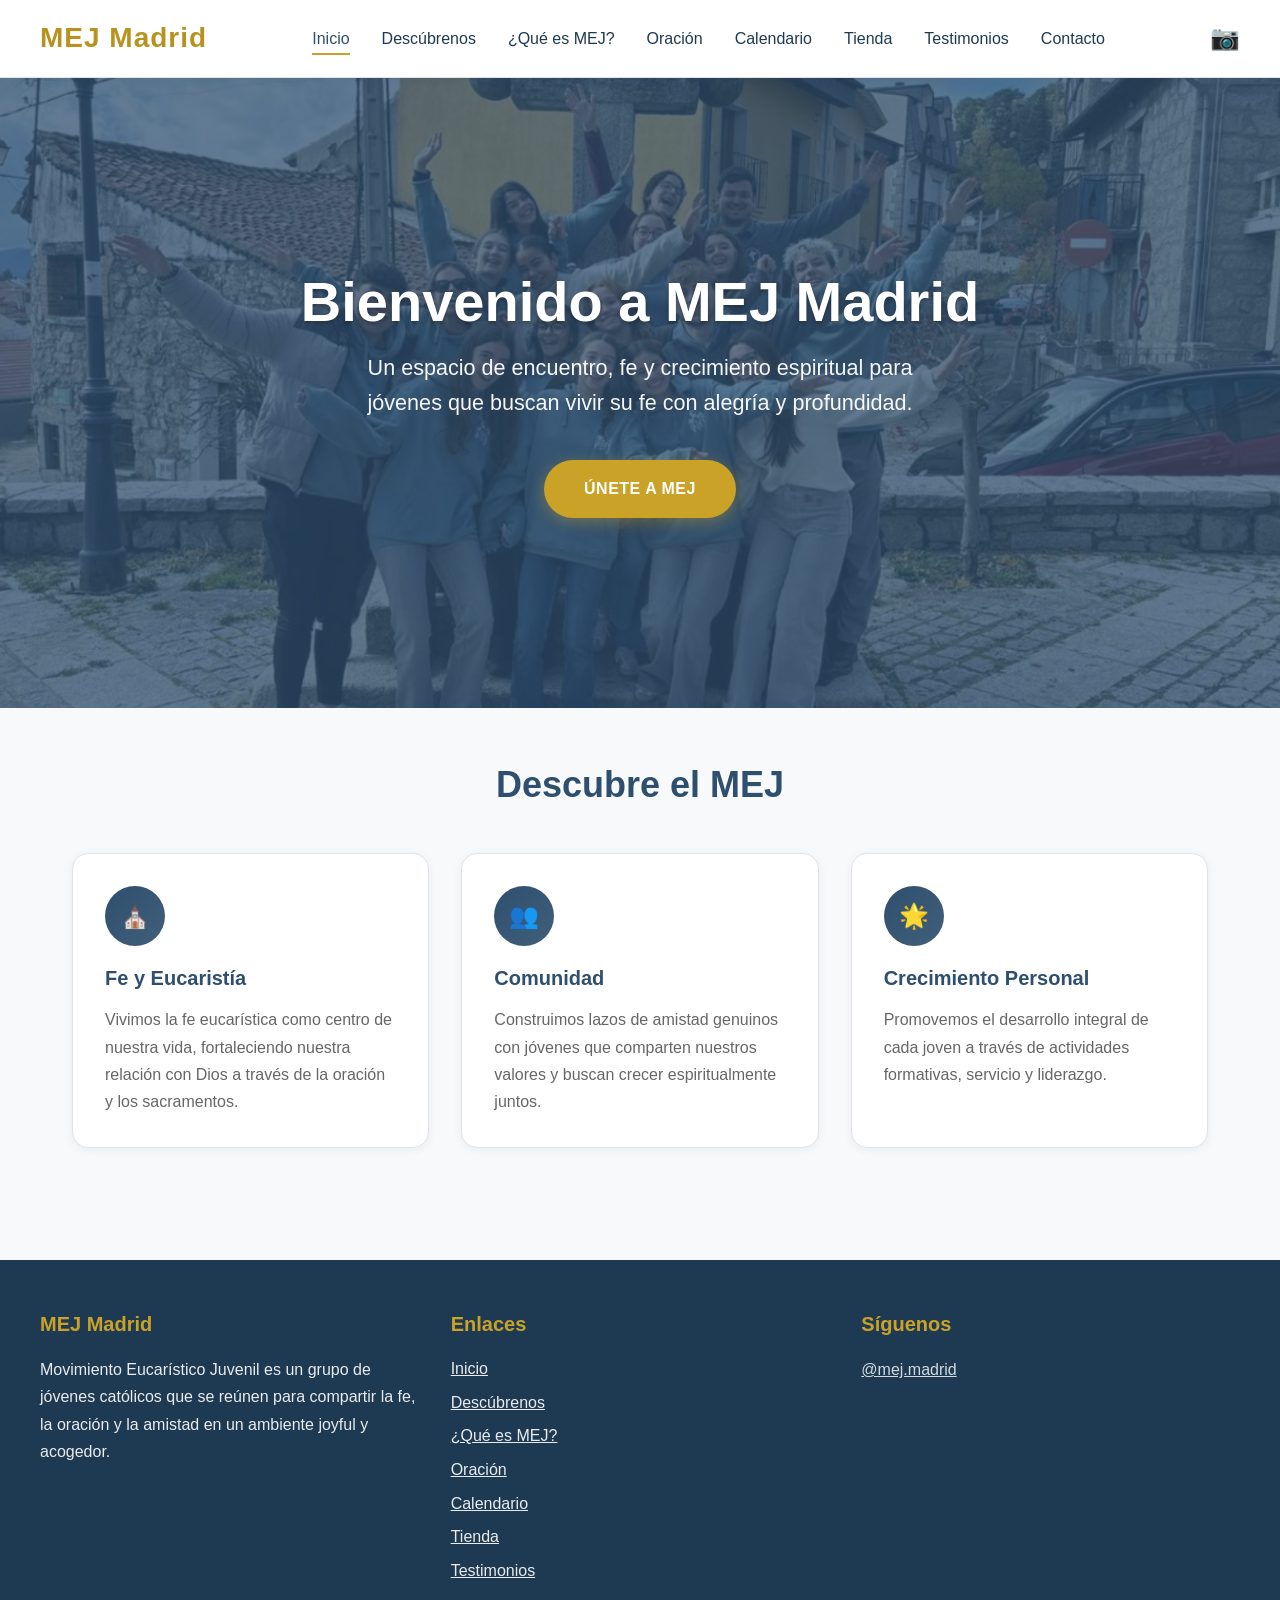
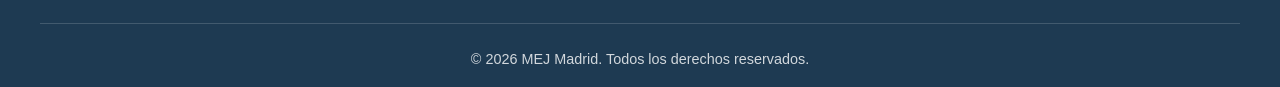
<file: index.html>
<!DOCTYPE html>
<html lang="es">
<head>
    <meta charset="UTF-8">
    <meta name="viewport" content="width=device-width, initial-scale=1.0">
    <title>MEJ Madrid - Movimiento Eucarístico Juvenil</title>
    <link rel="stylesheet" href="css/style.css">
</head>
<body>
    <header class="header">
        <div class="header-inner">
            <a href="index.html" class="logo">MEJ Madrid</a>
            <nav>
                <ul class="nav-links">
                    <li><a href="index.html" class="active">Inicio</a></li>
                    <li><a href="descubrenos.html">Descúbrenos</a></li>
                    <li><a href="mej.html">¿Qué es MEJ?</a></li>
                    <li><a href="oracion.html">Oración</a></li>
                    <li><a href="calendario.html">Calendario</a></li>
                    <li><a href="tienda.html">Tienda</a></li>
                    <li><a href="testimonios.html">Testimonios</a></li>
                    <li><a href="contacto.html">Contacto</a></li>
                </ul>
            </nav>
            <a href="https://instagram.com/mej.madrid" target="_blank" rel="noopener" class="social-link" aria-label="Síguenos en Instagram">📷</a>
        </div>
    </header>
    <section class="hero">
        <div class="hero-inner">
            <h1>Bienvenido a MEJ Madrid</h1>
            <p>Un espacio de encuentro, fe y crecimiento espiritual para jóvenes que buscan vivir su fe con alegría y profundidad.</p>
            <a href="descubrenos.html" class="btn btn-primary">Únete a MEJ</a>
        </div>
    </section>
    <main class="container">
        <h2 class="section-title">Descubre el MEJ</h2>
        <div class="grid-3">
            <div class="card">
                <div class="card-icon">⛪</div>
                <h3>Fe y Eucaristía</h3>
                <p>Vivimos la fe eucarística como centro de nuestra vida, fortaleciendo nuestra relación con Dios a través de la oración y los sacramentos.</p>
            </div>
            <div class="card">
                <div class="card-icon">👥</div>
                <h3>Comunidad</h3>
                <p>Construimos lazos de amistad genuinos con jóvenes que comparten nuestros valores y buscan crecer espiritualmente juntos.</p>
            </div>
            <div class="card">
                <div class="card-icon">🌟</div>
                <h3>Crecimiento Personal</h3>
                <p>Promovemos el desarrollo integral de cada joven a través de actividades formativas, servicio y liderazgo.</p>
            </div>
        </div>
    </main>
    <footer class="footer">
        <div class="footer-inner">
            <div>
                <h3>MEJ Madrid</h3>
                <p>Movimiento Eucarístico Juvenil es un grupo de jóvenes católicos que se reúnen para compartir la fe, la oración y la amistad en un ambiente joyful y acogedor.</p>
            </div>
            <div>
                <h3>Enlaces</h3>
                <ul>
                    <li><a href="index.html">Inicio</a></li>
                    <li><a href="descubrenos.html">Descúbrenos</a></li>
                    <li><a href="mej.html">¿Qué es MEJ?</a></li>
                    <li><a href="oracion.html">Oración</a></li>
                    <li><a href="calendario.html">Calendario</a></li>
                    <li><a href="tienda.html">Tienda</a></li>
                    <li><a href="testimonios.html">Testimonios</a></li>
                </ul>
            </div>
            <div>
                <h3>Síguenos</h3>
                <p><a href="https://instagram.com/mej.madrid" target="_blank" rel="noopener">@mej.madrid</a></p>
            </div>
        </div>
        <div class="footer-bottom">© 2026 MEJ Madrid. Todos los derechos reservados.</div>
    </footer>
</body>
</html>
</file>
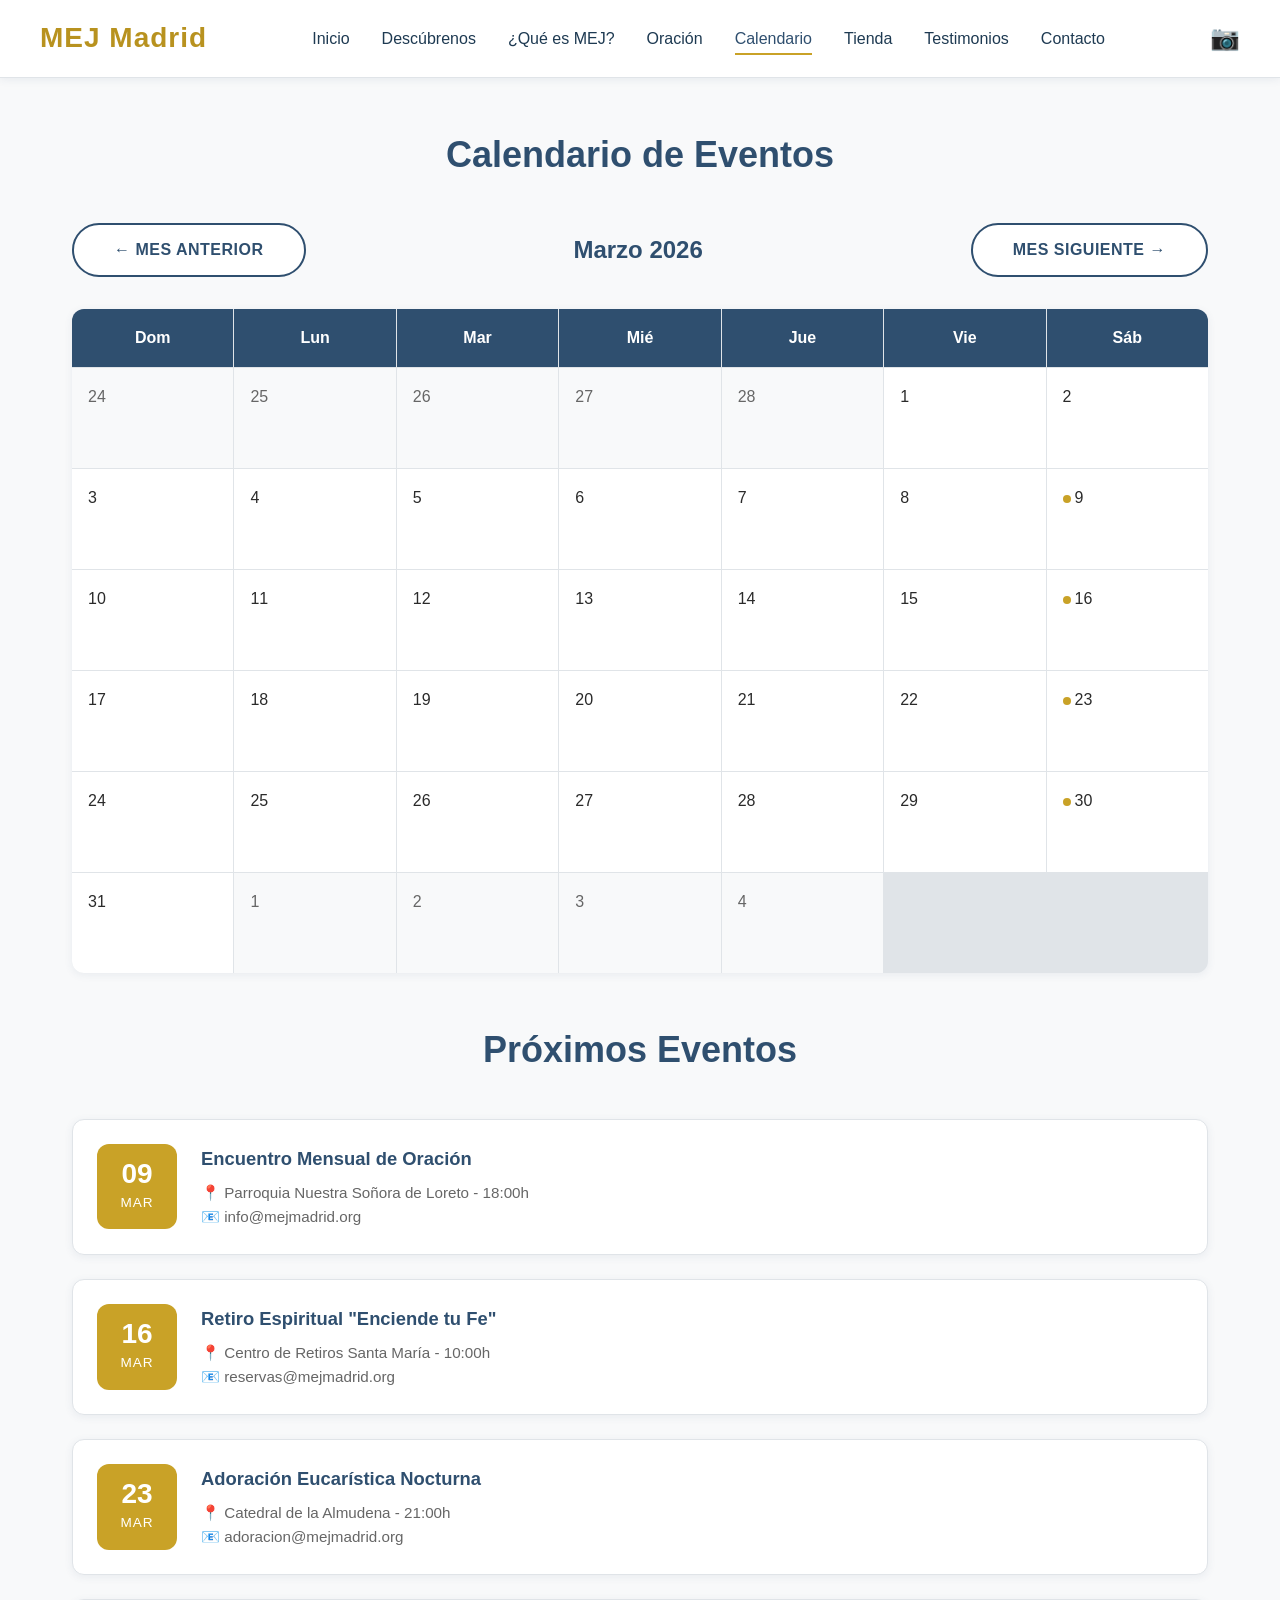
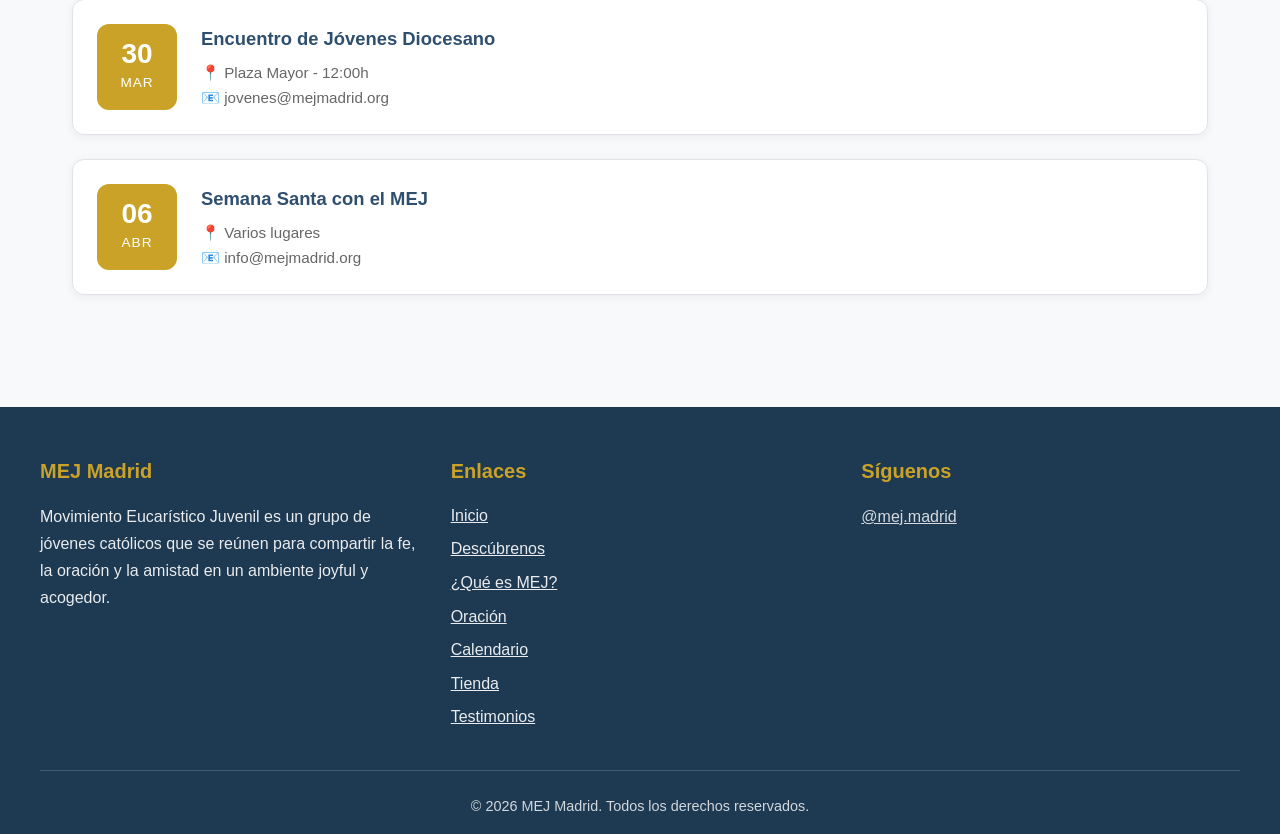
<file: calendario.html>
<!DOCTYPE html>
<html lang="es">
<head>
    <meta charset="UTF-8">
    <meta name="viewport" content="width=device-width, initial-scale=1.0">
    <title>Calendario de Eventos - MEJ Madrid</title>
    <link rel="stylesheet" href="css/style.css">
</head>
<body>
    <header class="header">
        <div class="header-inner">
            <a href="index.html" class="logo">MEJ Madrid</a>
            <nav>
                <ul class="nav-links">
                    <li><a href="index.html">Inicio</a></li>
                    <li><a href="descubrenos.html">Descúbrenos</a></li>
                    <li><a href="mej.html">¿Qué es MEJ?</a></li>
                    <li><a href="oracion.html">Oración</a></li>
                    <li><a href="calendario.html" class="active">Calendario</a></li>
                    <li><a href="tienda.html">Tienda</a></li>
                    <li><a href="testimonios.html">Testimonios</a></li>
                    <li><a href="contacto.html">Contacto</a></li>
                </ul>
            </nav>
            <a href="https://instagram.com/mej.madrid" target="_blank" rel="noopener" class="social-link" aria-label="Síguenos en Instagram">📷</a>
        </div>
    </header>
    <main class="container">
        <h1 class="section-title">Calendario de Eventos</h1>
        <div class="calendar-header">
            <button class="btn btn-secondary" onclick="changeMonth(-1)">← Mes Anterior</button>
            <h2 class="calendar-title" id="monthTitle">Marzo 2026</h2>
            <button class="btn btn-secondary" onclick="changeMonth(1)">Mes Siguiente →</button>
        </div>
        <div class="calendar-grid">
            <div class="calendar-day-header">Dom</div>
            <div class="calendar-day-header">Lun</div>
            <div class="calendar-day-header">Mar</div>
            <div class="calendar-day-header">Mié</div>
            <div class="calendar-day-header">Jue</div>
            <div class="calendar-day-header">Vie</div>
            <div class="calendar-day-header">Sáb</div>
            <div class="calendar-day other-month">24</div>
            <div class="calendar-day other-month">25</div>
            <div class="calendar-day other-month">26</div>
            <div class="calendar-day other-month">27</div>
            <div class="calendar-day other-month">28</div>
            <div class="calendar-day">1</div>
            <div class="calendar-day">2</div>
            <div class="calendar-day">3</div>
            <div class="calendar-day">4</div>
            <div class="calendar-day">5</div>
            <div class="calendar-day">6</div>
            <div class="calendar-day">7</div>
            <div class="calendar-day">8</div>
            <div class="calendar-day"><div class="event-dot"></div>9</div>
            <div class="calendar-day">10</div>
            <div class="calendar-day">11</div>
            <div class="calendar-day">12</div>
            <div class="calendar-day">13</div>
            <div class="calendar-day">14</div>
            <div class="calendar-day">15</div>
            <div class="calendar-day"><div class="event-dot"></div>16</div>
            <div class="calendar-day">17</div>
            <div class="calendar-day">18</div>
            <div class="calendar-day">19</div>
            <div class="calendar-day">20</div>
            <div class="calendar-day">21</div>
            <div class="calendar-day">22</div>
            <div class="calendar-day"><div class="event-dot"></div>23</div>
            <div class="calendar-day">24</div>
            <div class="calendar-day">25</div>
            <div class="calendar-day">26</div>
            <div class="calendar-day">27</div>
            <div class="calendar-day">28</div>
            <div class="calendar-day">29</div>
            <div class="calendar-day"><div class="event-dot"></div>30</div>
            <div class="calendar-day">31</div>
            <div class="calendar-day other-month">1</div>
            <div class="calendar-day other-month">2</div>
            <div class="calendar-day other-month">3</div>
            <div class="calendar-day other-month">4</div>
        </div>
        <h2 class="section-title" style="margin-top: 3rem;">Próximos Eventos</h2>
        <div class="event-list">
            <div class="event-card">
                <div class="event-date">
                    <div class="day">09</div>
                    <div class="month">MAR</div>
                </div>
                <div class="event-info">
                    <h3>Encuentro Mensual de Oración</h3>
                    <p class="event-meta">📍 Parroquia Nuestra Soñora de Loreto - 18:00h<br>📧 info@mejmadrid.org</p>
                </div>
            </div>
            <div class="event-card">
                <div class="event-date">
                    <div class="day">16</div>
                    <div class="month">MAR</div>
                </div>
                <div class="event-info">
                    <h3>Retiro Espiritual "Enciende tu Fe"</h3>
                    <p class="event-meta">📍 Centro de Retiros Santa María - 10:00h<br>📧 reservas@mejmadrid.org</p>
                </div>
            </div>
            <div class="event-card">
                <div class="event-date">
                    <div class="day">23</div>
                    <div class="month">MAR</div>
                </div>
                <div class="event-info">
                    <h3>Adoración Eucarística Nocturna</h3>
                    <p class="event-meta">📍 Catedral de la Almudena - 21:00h<br>📧 adoracion@mejmadrid.org</p>
                </div>
            </div>
            <div class="event-card">
                <div class="event-date">
                    <div class="day">30</div>
                    <div class="month">MAR</div>
                </div>
                <div class="event-info">
                    <h3>Encuentro de Jóvenes Diocesano</h3>
                    <p class="event-meta">📍 Plaza Mayor - 12:00h<br>📧 jovenes@mejmadrid.org</p>
                </div>
            </div>
            <div class="event-card">
                <div class="event-date">
                    <div class="day">06</div>
                    <div class="month">ABR</div>
                </div>
                <div class="event-info">
                    <h3>Semana Santa con el MEJ</h3>
                    <p class="event-meta">📍 Varios lugares<br>📧 info@mejmadrid.org</p>
                </div>
            </div>
        </div>
    </main>
    <footer class="footer">
        <div class="footer-inner">
            <div>
                <h3>MEJ Madrid</h3>
                <p>Movimiento Eucarístico Juvenil es un grupo de jóvenes católicos que se reúnen para compartir la fe, la oración y la amistad en un ambiente joyful y acogedor.</p>
            </div>
            <div>
                <h3>Enlaces</h3>
                <ul>
                    <li><a href="index.html">Inicio</a></li>
                    <li><a href="descubrenos.html">Descúbrenos</a></li>
                    <li><a href="mej.html">¿Qué es MEJ?</a></li>
                    <li><a href="oracion.html">Oración</a></li>
                    <li><a href="calendario.html">Calendario</a></li>
                    <li><a href="tienda.html">Tienda</a></li>
                    <li><a href="testimonios.html">Testimonios</a></li>
                </ul>
            </div>
            <div>
                <h3>Síguenos</h3>
                <p><a href="https://instagram.com/mej.madrid" target="_blank" rel="noopener">@mej.madrid</a></p>
            </div>
        </div>
        <div class="footer-bottom">© 2026 MEJ Madrid. Todos los derechos reservados.</div>
    </footer>
    <script>
        const months = ["Enero", "Febrero", "Marzo", "Abril", "Mayo", "Junio", "Julio", "Agosto", "Septiembre", "Octubre", "Noviembre", "Diciembre"];
        let currentMonth = 2;
        let currentYear = 2026;
        
        function changeMonth(dir) {
            currentMonth += dir;
            if (currentMonth > 11) {
                currentMonth = 0;
                currentYear++;
            }
            if (currentMonth < 0) {
                currentMonth = 11;
                currentYear--;
            }
            document.getElementById("monthTitle").textContent = months[currentMonth] + " " + currentYear;
        }
    </script>
</body>
</html>
</file>
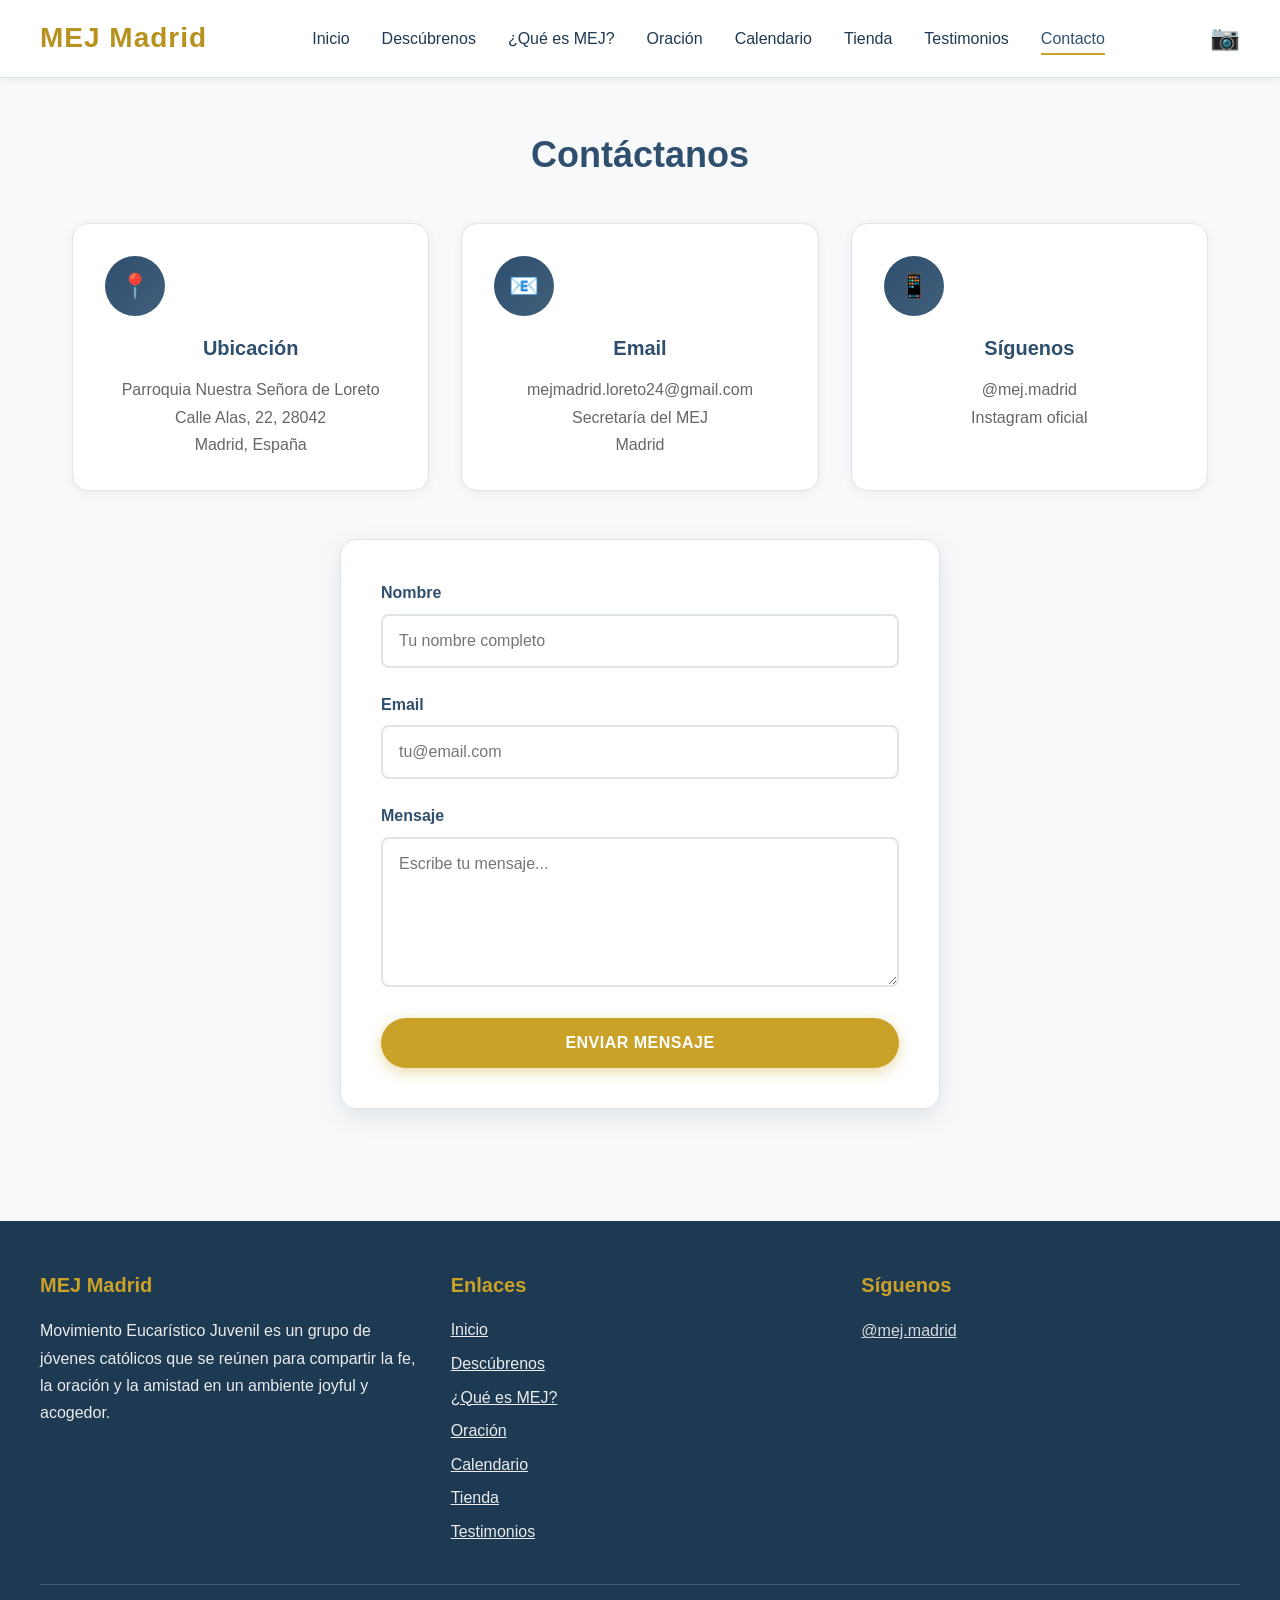
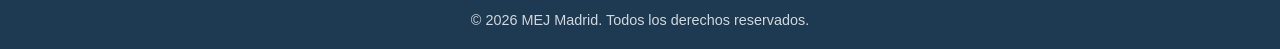
<file: contacto.html>
<!DOCTYPE html>
<html lang="es">
<head>
    <meta charset="UTF-8">
    <meta name="viewport" content="width=device-width, initial-scale=1.0">
    <title>Contacto - MEJ Madrid</title>
    <link rel="stylesheet" href="css/style.css">
</head>
<body>
    <header class="header">
        <div class="header-inner">
            <a href="index.html" class="logo">MEJ Madrid</a>
            <nav>
                <ul class="nav-links">
                    <li><a href="index.html">Inicio</a></li>
                    <li><a href="descubrenos.html">Descúbrenos</a></li>
                    <li><a href="mej.html">¿Qué es MEJ?</a></li>
                    <li><a href="oracion.html">Oración</a></li>
                    <li><a href="calendario.html">Calendario</a></li>
                    <li><a href="tienda.html">Tienda</a></li>
                    <li><a href="testimonios.html">Testimonios</a></li>
                    <li><a href="contacto.html" class="active">Contacto</a></li>
                </ul>
            </nav>
            <a href="https://instagram.com/mej.madrid" target="_blank" rel="noopener" class="social-link" aria-label="Síguenos en Instagram">📷</a>
        </div>
    </header>
    <main class="container">
        <h1 class="section-title">Contáctanos</h1>
        <div class="grid-3" style="margin-bottom: 3rem;">
            <div class="card" style="text-align: center;">
                <div class="card-icon">📍</div>
                <h3>Ubicación</h3>
                <p>Parroquia Nuestra Señora de Loreto<br>Calle Alas, 22, 28042<br>Madrid, España</p>
            </div>
            <div class="card" style="text-align: center;">
                <div class="card-icon">📧</div>
                <h3>Email</h3>
                <p>mejmadrid.loreto24@gmail.com<br>Secretaría del MEJ<br>Madrid</p>
            </div>
            <div class="card" style="text-align: center;">
                <div class="card-icon">📱</div>
                <h3>Síguenos</h3>
                <p><a href="https://instagram.com/mej.madrid" target="_blank" rel="noopener">@mej.madrid</a><br>Instagram oficial</p>
            </div>
        </div>
        <form class="contact-form">
            <div class="form-group">
                <label for="nombre">Nombre</label>
                <input type="text" id="nombre" name="nombre" required placeholder="Tu nombre completo">
            </div>
            <div class="form-group">
                <label for="email">Email</label>
                <input type="email" id="email" name="email" required placeholder="tu@email.com">
            </div>
            <div class="form-group">
                <label for="mensaje">Mensaje</label>
                <textarea id="mensaje" name="mensaje" required placeholder="Escribe tu mensaje..."></textarea>
            </div>
            <button type="button" class="btn btn-primary" onclick="enviarCorreo()">Enviar mensaje</button>
        </form>
    </main>
    <footer class="footer">
        <div class="footer-inner">
            <div>
                <h3>MEJ Madrid</h3>
                <p>Movimiento Eucarístico Juvenil es un grupo de jóvenes católicos que se reúnen para compartir la fe, la oración y la amistad en un ambiente joyful y acogedor.</p>
            </div>
            <div>
                <h3>Enlaces</h3>
                <ul>
                    <li><a href="index.html">Inicio</a></li>
                    <li><a href="descubrenos.html">Descúbrenos</a></li>
                    <li><a href="mej.html">¿Qué es MEJ?</a></li>
                    <li><a href="oracion.html">Oración</a></li>
                    <li><a href="calendario.html">Calendario</a></li>
                    <li><a href="tienda.html">Tienda</a></li>
                    <li><a href="testimonios.html">Testimonios</a></li>
                </ul>
            </div>
            <div>
                <h3>Síguenos</h3>
                <p><a href="https://instagram.com/mej.madrid" target="_blank" rel="noopener">@mej.madrid</a></p>
            </div>
        </div>
        <div class="footer-bottom">© 2026 MEJ Madrid. Todos los derechos reservados.</div>
    </footer>

    <script>
    function enviarCorreo() {
        const nombre = document.getElementById("nombre").value.trim();
        const email = document.getElementById("email").value.trim();
        const mensaje = document.getElementById("mensaje").value.trim();

        if (!nombre || !email || !mensaje) {
            alert("Por favor, completa todos los campos.");
            return;
        }

        const asunto = "Contacto desde la web MEJ Madrid";

        const cuerpo =
            "Nombre: " + nombre + "\n\n" +
            "Email: " + email + "\n\n" +
            "Mensaje:\n" + mensaje;

        const mailtoLink =
            "mailto:mejmadrid.loreto24@gmail.com" +
            "?subject=" + encodeURIComponent(asunto) +
            "&body=" + encodeURIComponent(cuerpo);

        window.location.href = mailtoLink;
    }
    </script>
</body>
</html>
</file>
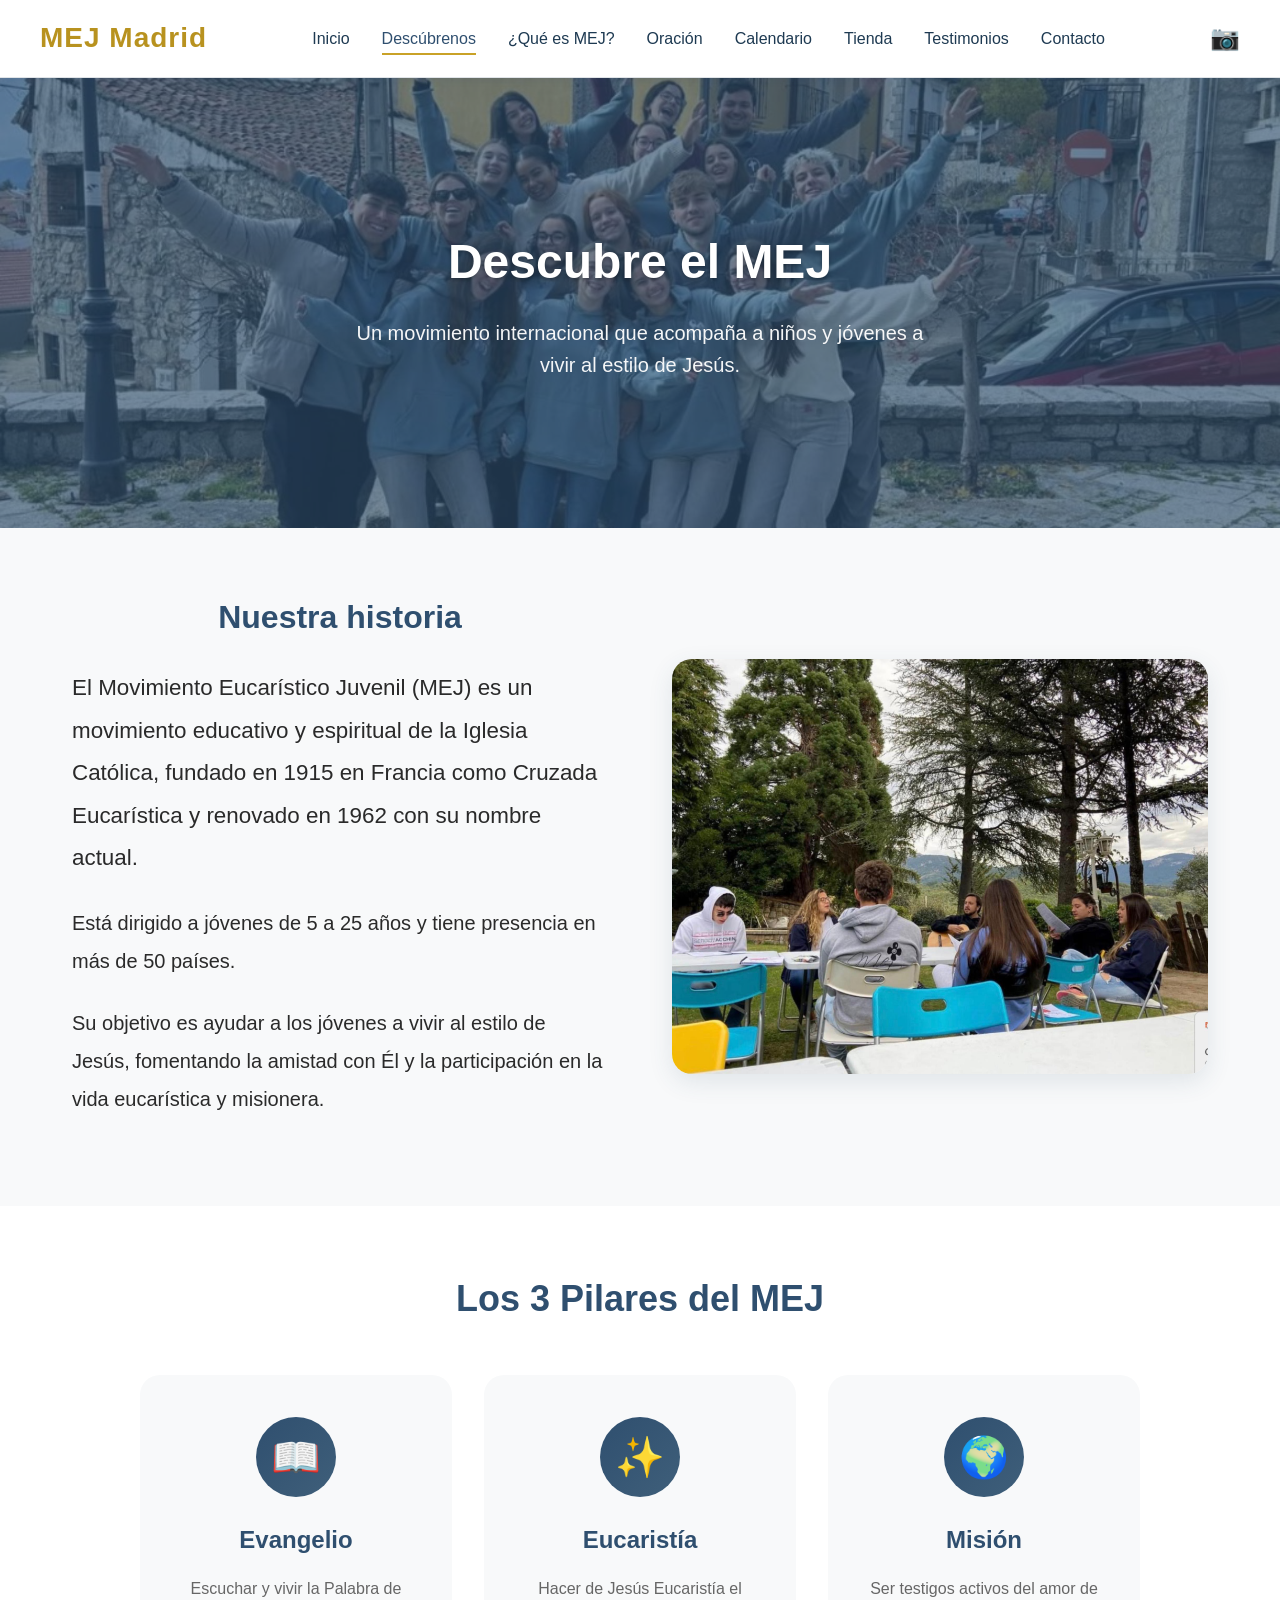
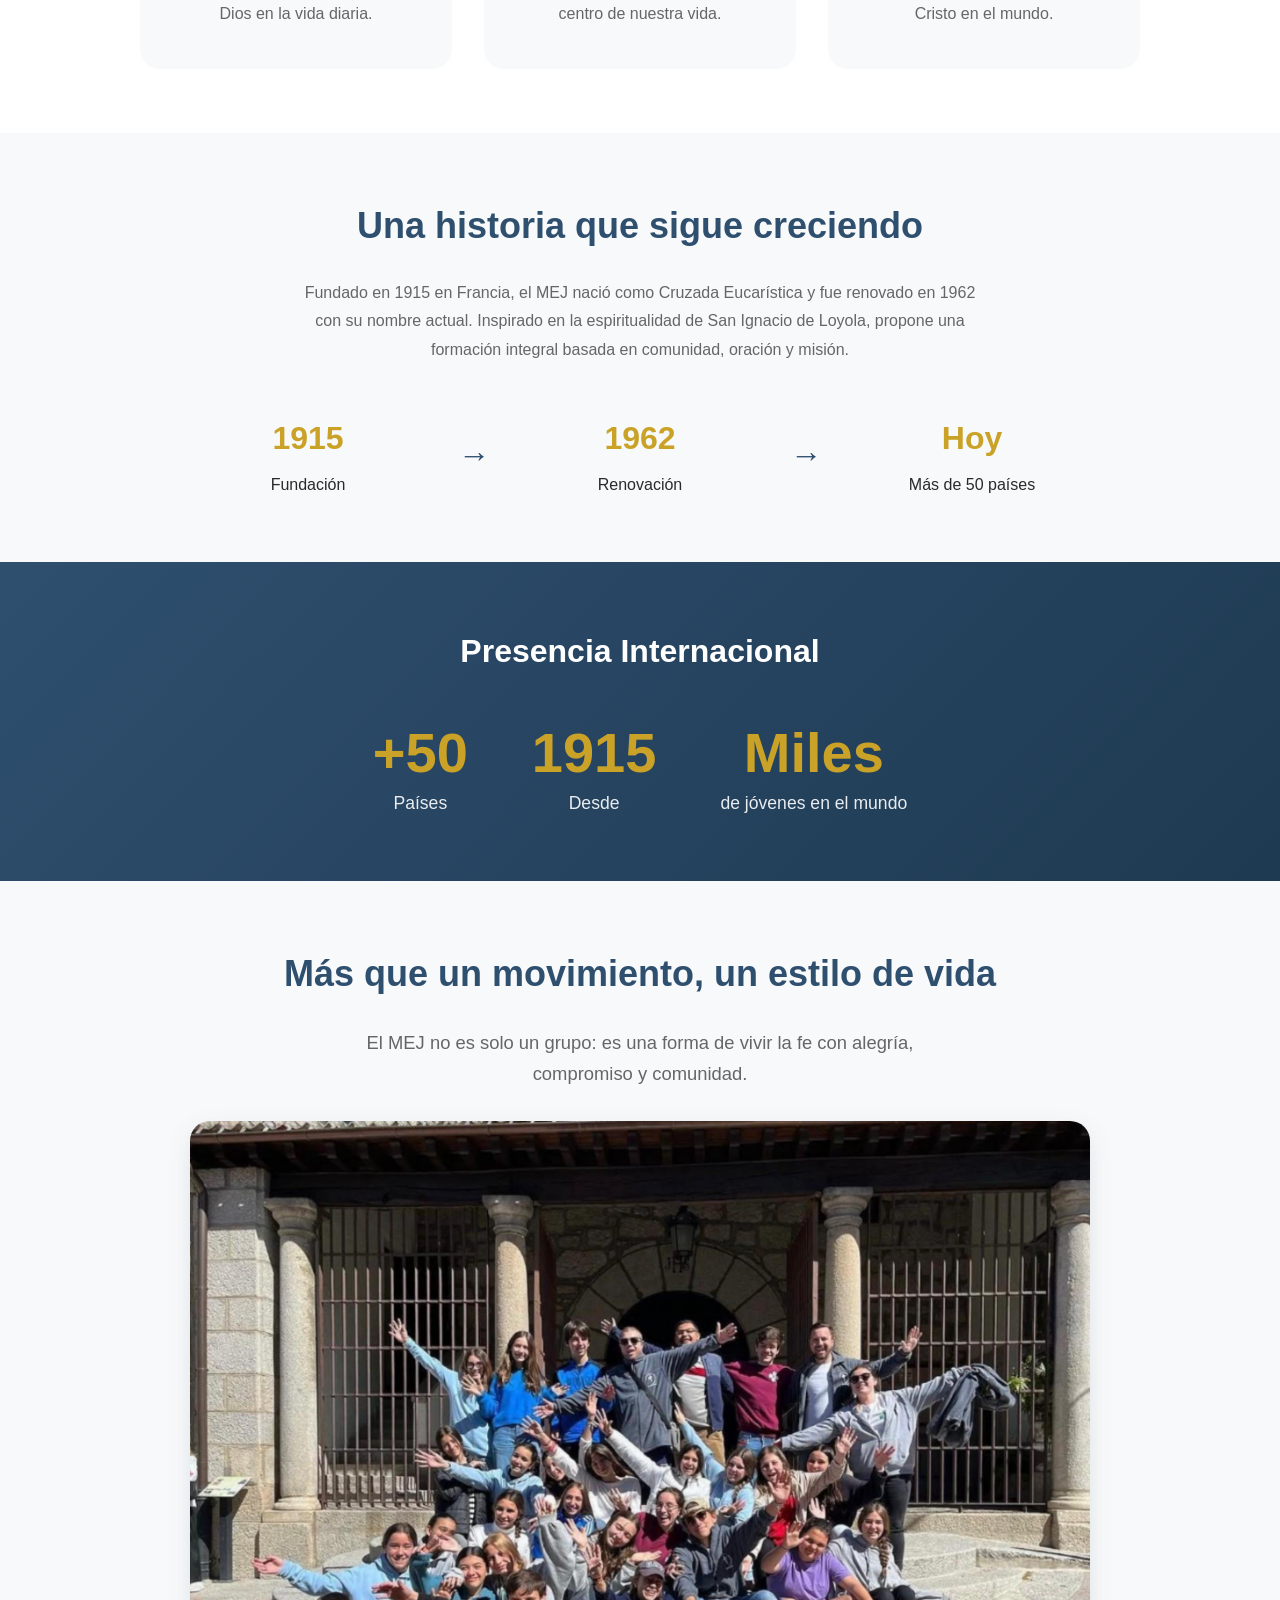
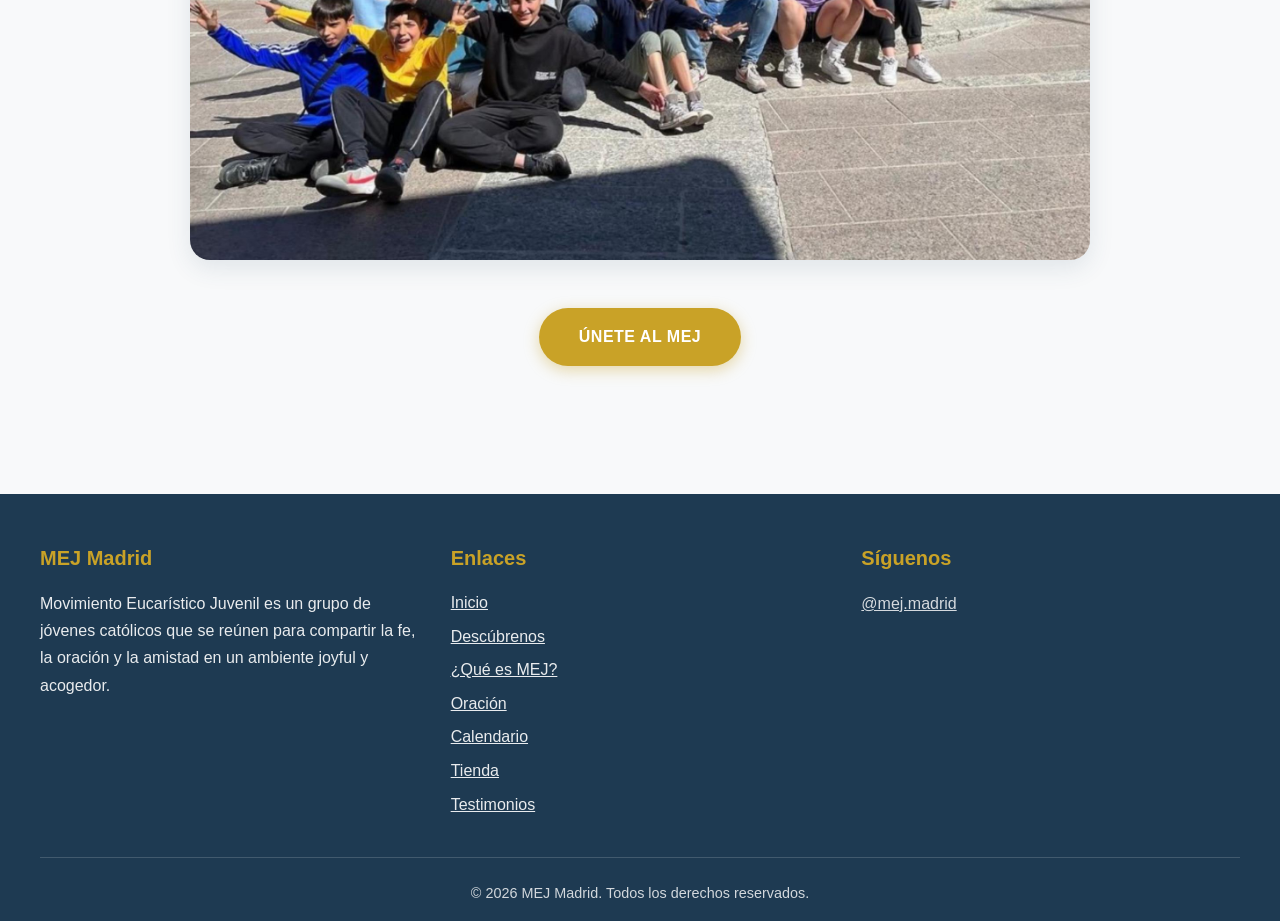
<file: descubrenos.html>
<!DOCTYPE html>
<html lang="es">
<head>
    <meta charset="UTF-8">
    <meta name="viewport" content="width=device-width, initial-scale=1.0">
    <title>Descúbrenos - MEJ Madrid</title>
    <link rel="stylesheet" href="css/style.css">
</head>
<body>
    <header class="header">
        <div class="header-inner">
            <a href="index.html" class="logo">MEJ Madrid</a>
            <nav>
                <ul class="nav-links">
                    <li><a href="index.html">Inicio</a></li>
                    <li><a href="descubrenos.html" class="active">Descúbrenos</a></li>
                    <li><a href="mej.html">¿Qué es MEJ?</a></li>
                    <li><a href="oracion.html">Oración</a></li>
                    <li><a href="calendario.html">Calendario</a></li>
                    <li><a href="tienda.html">Tienda</a></li>
                    <li><a href="testimonios.html">Testimonios</a></li>
                    <li><a href="contacto.html">Contacto</a></li>
                </ul>
            </nav>
            <a href="https://instagram.com/mej.madrid" target="_blank" rel="noopener" class="social-link" aria-label="Síguenos en Instagram">📷</a>
        </div>
    </header>

    <!-- Hero Section -->
    <section class="descubrenos-hero">
        <div class="hero-inner">
            <h1>Descubre el MEJ</h1>
            <p>Un movimiento internacional que acompaña a niños y jóvenes a vivir al estilo de Jesús.</p>
        </div>
    </section>

    <!-- ¿Qué es el MEJ? -->
    <section class="two-column-section">
        <div class="text-content">
            <h2 class="section-title">Nuestra historia</h2>
            <p>El Movimiento Eucarístico Juvenil (MEJ) es un movimiento educativo y espiritual de la Iglesia Católica, fundado en 1915 en Francia como Cruzada Eucarística y renovado en 1962 con su nombre actual.</p>
            <p>Está dirigido a jóvenes de 5 a 25 años y tiene presencia en más de 50 países.</p>
            <p>Su objetivo es ayudar a los jóvenes a vivir al estilo de Jesús, fomentando la amistad con Él y la participación en la vida eucarística y misionera.</p>
        </div>
        <div class="image-content">
            <img src="images/foto_convivencia4.jpg" alt="Jóvenes del MEJ en encuentro">
        </div>
    </section>

    <!-- Los 3 Pilares -->
    <section class="pilares-section">
        <h2>Los 3 Pilares del MEJ</h2>
        <div class="pilares-grid">
            <div class="pilar-card">
                <div class="pilar-icon">📖</div>
                <h3>Evangelio</h3>
                <p>Escuchar y vivir la Palabra de Dios en la vida diaria.</p>
            </div>
            <div class="pilar-card">
                <div class="pilar-icon">✨</div>
                <h3>Eucaristía</h3>
                <p>Hacer de Jesús Eucaristía el centro de nuestra vida.</p>
            </div>
            <div class="pilar-card">
                <div class="pilar-icon">🌍</div>
                <h3>Misión</h3>
                <p>Ser testigos activos del amor de Cristo en el mundo.</p>
            </div>
        </div>
    </section>

    <!-- Historia -->
    <section class="historia-section">
        <h2>Una historia que sigue creciendo</h2>
        <p>Fundado en 1915 en Francia, el MEJ nació como Cruzada Eucarística y fue renovado en 1962 con su nombre actual. Inspirado en la espiritualidad de San Ignacio de Loyola, propone una formación integral basada en comunidad, oración y misión.</p>
        
        <div class="timeline">
            <div class="timeline-item">
                <div class="timeline-year">1915</div>
                <div class="timeline-text">Fundación</div>
            </div>
            <div class="timeline-arrow">→</div>
            <div class="timeline-item">
                <div class="timeline-year">1962</div>
                <div class="timeline-text">Renovación</div>
            </div>
            <div class="timeline-arrow">→</div>
            <div class="timeline-item">
                <div class="timeline-year">Hoy</div>
                <div class="timeline-text">Más de 50 países</div>
            </div>
        </div>
    </section>

    <!-- Presencia Internacional -->
    <section class="contador-section">
        <h2>Presencia Internacional</h2>
        <div class="contadores-grid">
            <div class="contador-item">
                <div class="contador-num">+50</div>
                <div class="contador-label">Países</div>
            </div>
            <div class="contador-item">
                <div class="contador-num">1915</div>
                <div class="contador-label">Desde</div>
            </div>
            <div class="contador-item">
                <div class="contador-num">Miles</div>
                <div class="contador-label">de jóvenes en el mundo</div>
            </div>
        </div>
    </section>

    <!-- Final CTA -->
    <section class="final-cta-section">
        <h2>Más que un movimiento, un estilo de vida</h2>
        <p>El MEJ no es solo un grupo: es una forma de vivir la fe con alegría, compromiso y comunidad.</p>
        
        <div class="final-cta-image">
            <img src="images/foto_convivencia3.jpg" alt="Jóvenes del MEJ">
        </div>
        
        <a href="contacto.html" class="btn btn-primary">Únete al MEJ</a>
    </section>

    <footer class="footer">
        <div class="footer-inner">
            <div>
                <h3>MEJ Madrid</h3>
                <p>Movimiento Eucarístico Juvenil es un grupo de jóvenes católicos que se reúnen para compartir la fe, la oración y la amistad en un ambiente joyful y acogedor.</p>
            </div>
            <div>
                <h3>Enlaces</h3>
                <ul>
                    <li><a href="index.html">Inicio</a></li>
                    <li><a href="descubrenos.html">Descúbrenos</a></li>
                    <li><a href="mej.html">¿Qué es MEJ?</a></li>
                    <li><a href="oracion.html">Oración</a></li>
                    <li><a href="calendario.html">Calendario</a></li>
                    <li><a href="tienda.html">Tienda</a></li>
                    <li><a href="testimonios.html">Testimonios</a></li>
                </ul>
            </div>
            <div>
                <h3>Síguenos</h3>
                <p><a href="https://instagram.com/mej.madrid" target="_blank" rel="noopener">@mej.madrid</a></p>
            </div>
        </div>
        <div class="footer-bottom">© 2026 MEJ Madrid. Todos los derechos reservados.</div>
    </footer>
</body>
</html>
</file>
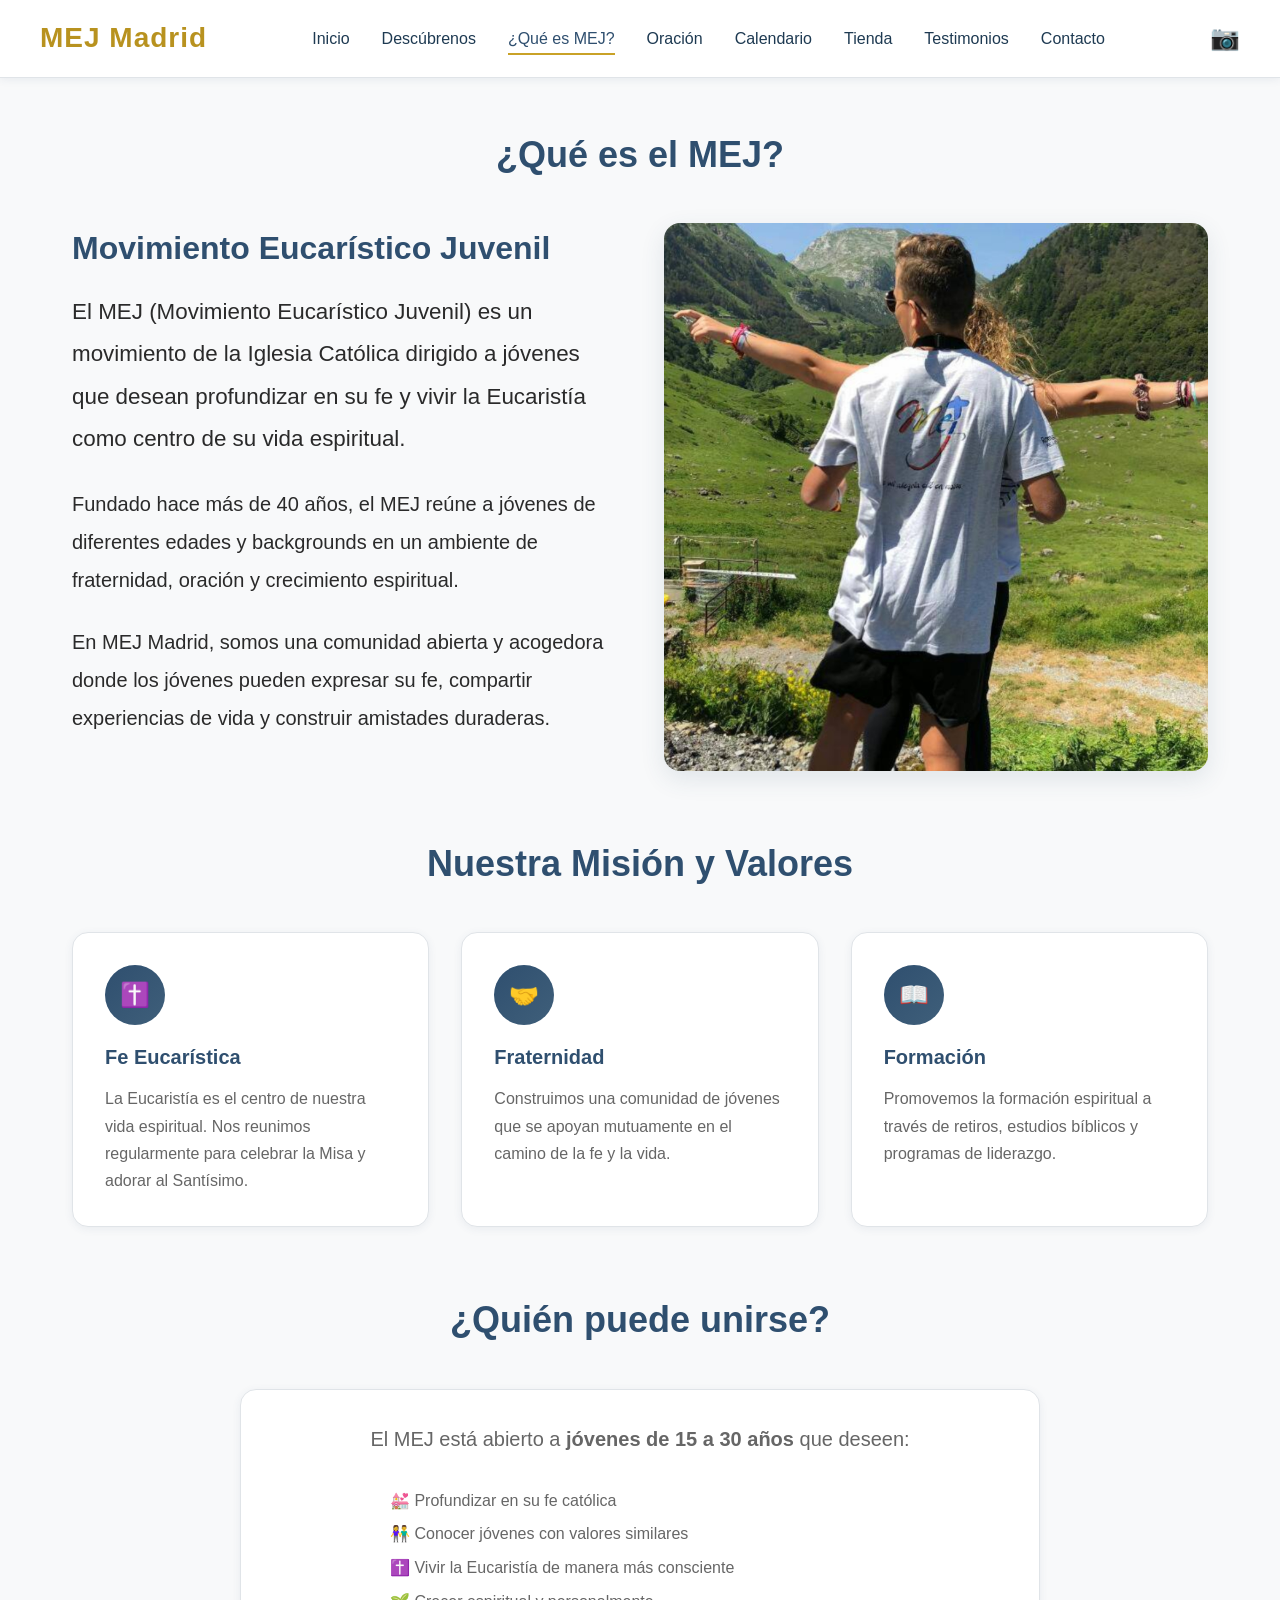
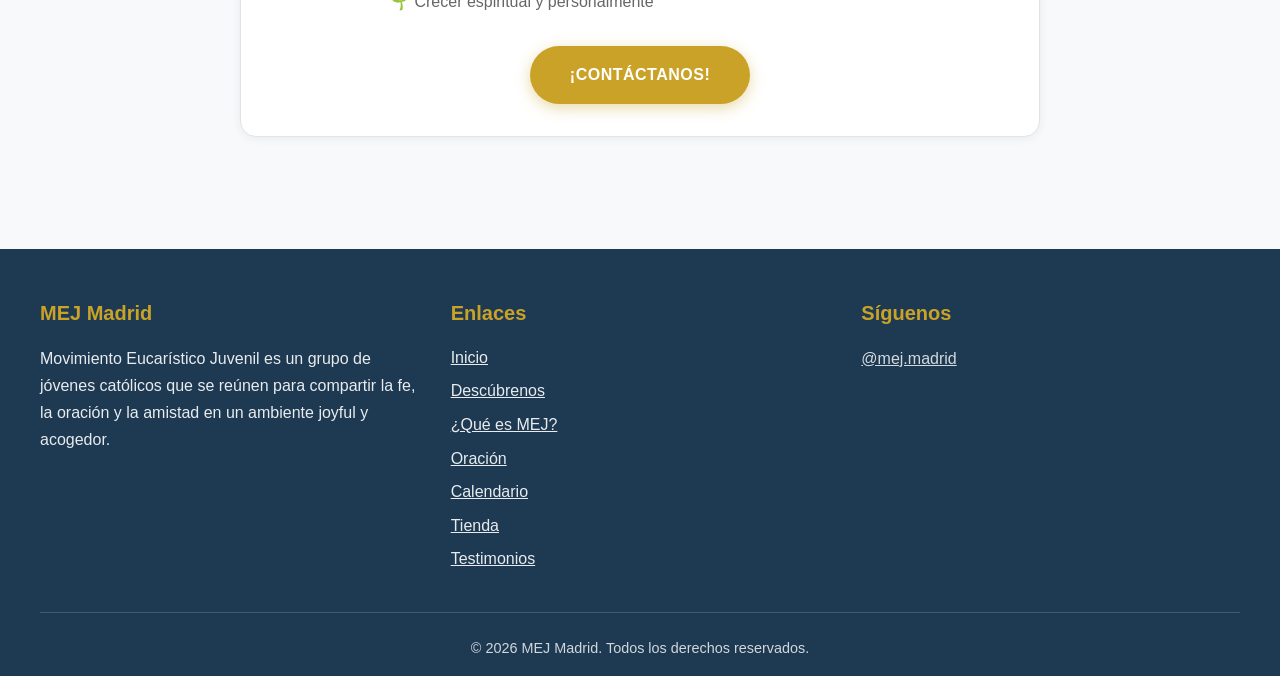
<file: mej.html>
<!DOCTYPE html>
<html lang="es">
<head>
    <meta charset="UTF-8">
    <meta name="viewport" content="width=device-width, initial-scale=1.0">
    <title>¿Qué es MEJ? - MEJ Madrid</title>
    <link rel="stylesheet" href="css/style.css">
</head>
<body>
    <header class="header">
        <div class="header-inner">
            <a href="index.html" class="logo">MEJ Madrid</a>
            <nav>
                <ul class="nav-links">
                    <li><a href="index.html">Inicio</a></li>
                    <li><a href="descubrenos.html">Descúbrenos</a></li>
                    <li><a href="mej.html" class="active">¿Qué es MEJ?</a></li>
                    <li><a href="oracion.html">Oración</a></li>
                    <li><a href="calendario.html">Calendario</a></li>
                    <li><a href="tienda.html">Tienda</a></li>
                    <li><a href="testimonios.html">Testimonios</a></li>
                    <li><a href="contacto.html">Contacto</a></li>
                </ul>
            </nav>
            <a href="https://instagram.com/mej.madrid" target="_blank" rel="noopener" class="social-link" aria-label="Síguenos en Instagram">📷</a>
        </div>
    </header>
    <main class="container">
        <h1 class="section-title">¿Qué es el MEJ?</h1>
        <section class="about-section">
            <div class="about-content">
                <h2>Movimiento Eucarístico Juvenil</h2>
                <p>El MEJ (Movimiento Eucarístico Juvenil) es un movimiento de la Iglesia Católica dirigido a jóvenes que desean profundizar en su fe y vivir la Eucaristía como centro de su vida espiritual.</p>
                <p>Fundado hace más de 40 años, el MEJ reúne a jóvenes de diferentes edades y backgrounds en un ambiente de fraternidad, oración y crecimiento espiritual.</p>
                <p>En MEJ Madrid, somos una comunidad abierta y acogedora donde los jóvenes pueden expresar su fe, compartir experiencias de vida y construir amistades duraderas.</p>
            </div>
            <div class="about-image">
                <img src="images/mej-hero.jpg" alt="Grupo de jóvenes del MEJ Madrid reuniéndose en comunidad">
            </div>
        </section>
        <h2 class="section-title" style="margin-top: 4rem;">Nuestra Misión y Valores</h2>
        <div class="grid-3">
            <div class="card">
                <div class="card-icon">✝️</div>
                <h3>Fe Eucarística</h3>
                <p>La Eucaristía es el centro de nuestra vida espiritual. Nos reunimos regularmente para celebrar la Misa y adorar al Santísimo.</p>
            </div>
            <div class="card">
                <div class="card-icon">🤝</div>
                <h3>Fraternidad</h3>
                <p>Construimos una comunidad de jóvenes que se apoyan mutuamente en el camino de la fe y la vida.</p>
            </div>
            <div class="card">
                <div class="card-icon">📖</div>
                <h3>Formación</h3>
                <p>Promovemos la formación espiritual a través de retiros, estudios bíblicos y programas de liderazgo.</p>
            </div>
        </div>
        <h2 class="section-title" style="margin-top: 4rem;">¿Quién puede unirse?</h2>
        <div class="card" style="max-width: 800px; margin: 0 auto; text-align: center;">
            <p style="font-size: 1.25rem;">El MEJ está abierto a <strong>jóvenes de 15 a 30 años</strong> que deseen:</p>
            <ul style="text-align: left; max-width: 500px; margin: 2rem auto; color: var(--text-light);">
                <li style="margin: 0.5rem 0;">💒 Profundizar en su fe católica</li>
                <li style="margin: 0.5rem 0;">👫 Conocer jóvenes con valores similares</li>
                <li style="margin: 0.5rem 0;">✝️ Vivir la Eucaristía de manera más consciente</li>
                <li style="margin: 0.5rem 0;">🌱 Crecer espiritual y personalmente</li>
            </ul>
            <a href="contacto.html" class="btn btn-primary">¡Contáctanos!</a>
        </div>
    </main>
    <footer class="footer">
        <div class="footer-inner">
            <div>
                <h3>MEJ Madrid</h3>
                <p>Movimiento Eucarístico Juvenil es un grupo de jóvenes católicos que se reúnen para compartir la fe, la oración y la amistad en un ambiente joyful y acogedor.</p>
            </div>
            <div>
                <h3>Enlaces</h3>
                <ul>
                    <li><a href="index.html">Inicio</a></li>
                    <li><a href="descubrenos.html">Descúbrenos</a></li>
                    <li><a href="mej.html">¿Qué es MEJ?</a></li>
                    <li><a href="oracion.html">Oración</a></li>
                    <li><a href="calendario.html">Calendario</a></li>
                    <li><a href="tienda.html">Tienda</a></li>
                    <li><a href="testimonios.html">Testimonios</a></li>
                </ul>
            </div>
            <div>
                <h3>Síguenos</h3>
                <p><a href="https://instagram.com/mej.madrid" target="_blank" rel="noopener">@mej.madrid</a></p>
            </div>
        </div>
        <div class="footer-bottom">© 2026 MEJ Madrid. Todos los derechos reservados.</div>
    </footer>
</body>
</html>
</file>
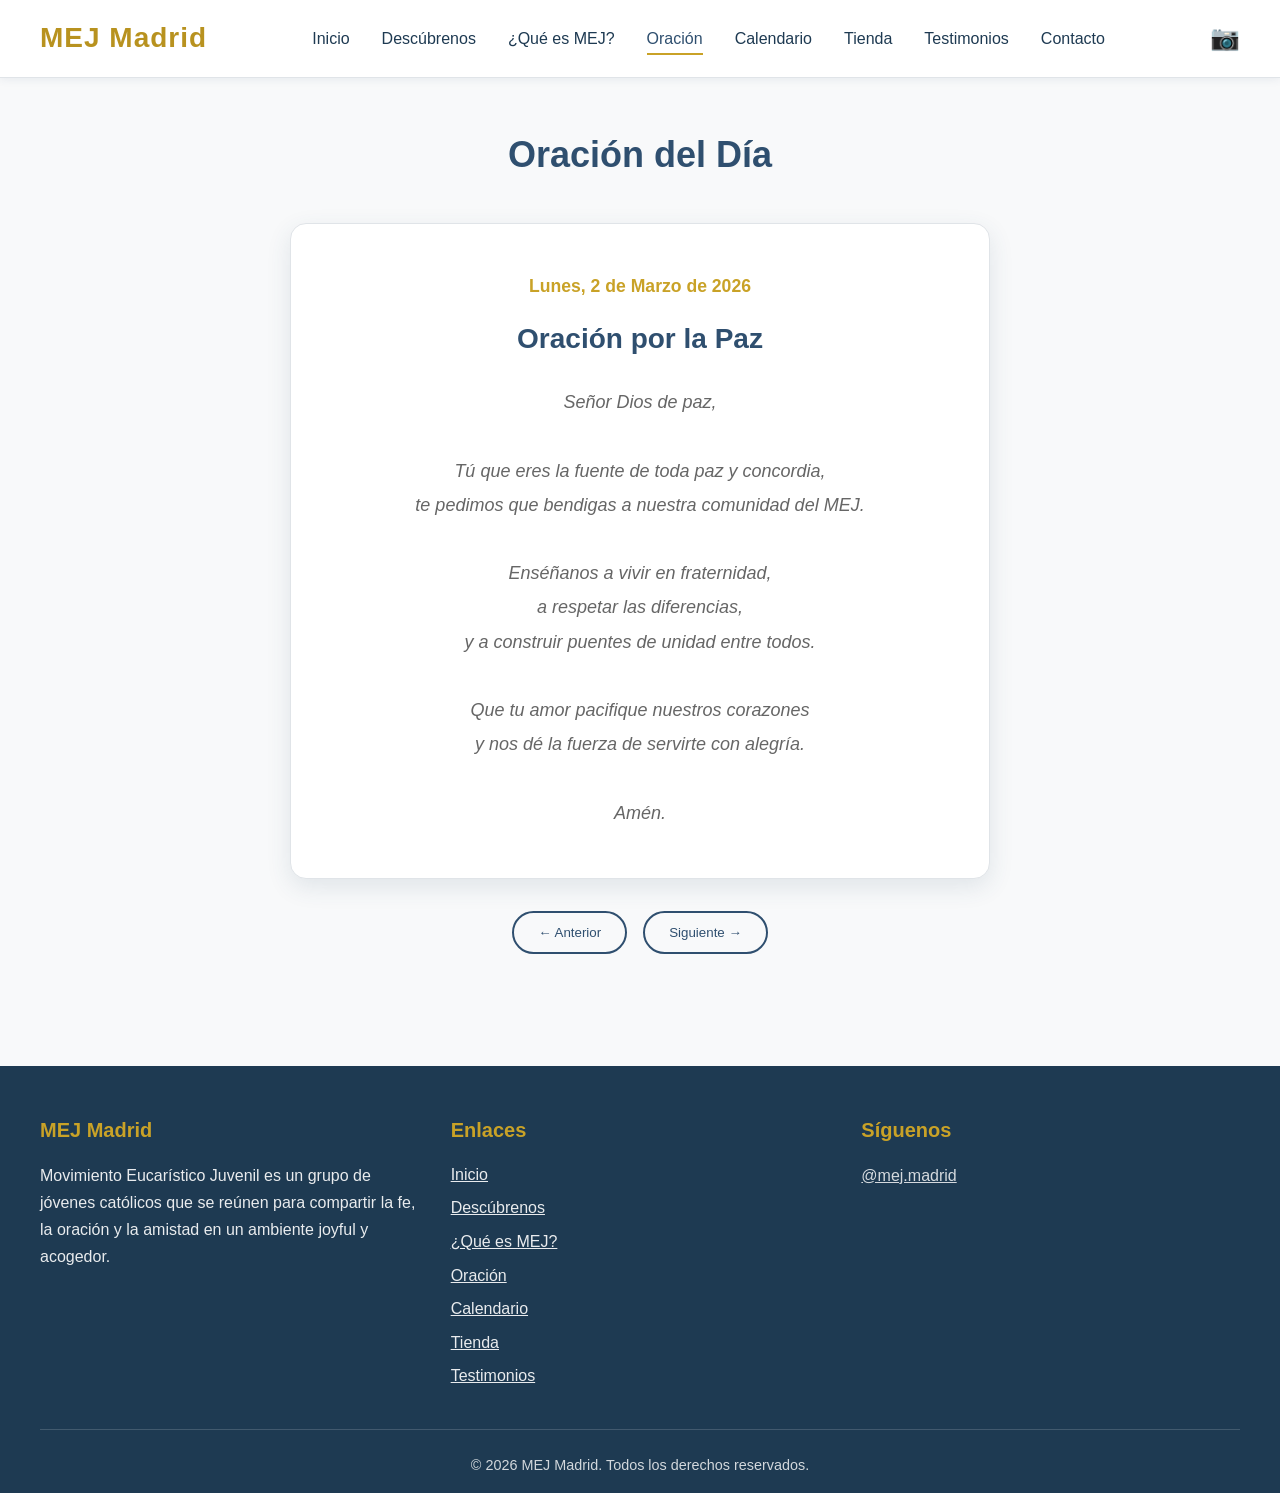
<file: oracion.html>
<!DOCTYPE html>
<html lang="es">
<head>
    <meta charset="UTF-8">
    <meta name="viewport" content="width=device-width, initial-scale=1.0">
    <title>Oración del Día - MEJ Madrid</title>
    <link rel="stylesheet" href="css/style.css">
</head>
<body>
    <header class="header">
        <div class="header-inner">
            <a href="index.html" class="logo">MEJ Madrid</a>
            <nav>
                <ul class="nav-links">
                    <li><a href="index.html">Inicio</a></li>
                    <li><a href="descubrenos.html">Descúbrenos</a></li>
                    <li><a href="mej.html">¿Qué es MEJ?</a></li>
                    <li><a href="oracion.html" class="active">Oración</a></li>
                    <li><a href="calendario.html">Calendario</a></li>
                    <li><a href="tienda.html">Tienda</a></li>
                    <li><a href="testimonios.html">Testimonios</a></li>
                    <li><a href="contacto.html">Contacto</a></li>
                </ul>
            </nav>
            <a href="https://instagram.com/mej.madrid" target="_blank" rel="noopener" class="social-link" aria-label="Síguenos en Instagram">📷</a>
        </div>
    </header>
    <main class="container">
        <h1 class="section-title">Oración del Día</h1>
        <section class="prayer-section">
            <div class="prayer-card">
                <p class="prayer-date" id="prayerDate">Lunes, 2 de Marzo de 2026</p>
                <h2 class="prayer-title">Oración por la Paz</h2>
                <p class="prayer-text">
                    Señor Dios de paz,<br><br>
                    Tú que eres la fuente de toda paz y concordia,<br>
                    te pedimos que bendigas a nuestra comunidad del MEJ.<br><br>
                    Enséñanos a vivir en fraternidad,<br>
                    a respetar las diferencias,<br>
                    y a construir puentes de unidad entre todos.<br><br>
                    Que tu amor pacifique nuestros corazones<br>
                    y nos dé la fuerza de servirte con alegría.<br><br>
                    Amén.
                </p>
            </div>
            <div class="prayer-nav">
                <button onclick="changeDay(-1)" aria-label="Oración anterior">← Anterior</button>
                <button onclick="changeDay(1)" aria-label="Siguiente oración">Siguiente →</button>
            </div>
        </section>
    </main>
    <footer class="footer">
        <div class="footer-inner">
            <div>
                <h3>MEJ Madrid</h3>
                <p>Movimiento Eucarístico Juvenil es un grupo de jóvenes católicos que se reúnen para compartir la fe, la oración y la amistad en un ambiente joyful y acogedor.</p>
            </div>
            <div>
                <h3>Enlaces</h3>
                <ul>
                    <li><a href="index.html">Inicio</a></li>
                    <li><a href="descubrenos.html">Descúbrenos</a></li>
                    <li><a href="mej.html">¿Qué es MEJ?</a></li>
                    <li><a href="oracion.html">Oración</a></li>
                    <li><a href="calendario.html">Calendario</a></li>
                    <li><a href="tienda.html">Tienda</a></li>
                    <li><a href="testimonios.html">Testimonios</a></li>
                </ul>
            </div>
            <div>
                <h3>Síguenos</h3>
                <p><a href="https://instagram.com/mej.madrid" target="_blank" rel="noopener">@mej.madrid</a></p>
            </div>
        </div>
        <div class="footer-bottom">© 2026 MEJ Madrid. Todos los derechos reservados.</div>
    </footer>
    <script>
        const prayers = [
            "Oración por la Paz",
            "Oración de Mañana",
            "Oración de Gratitud",
            "Oración por los Jóvenes",
            "Oración Eucarística",
            "Oración de Fuerza",
            "Oración de Esperanza"
        ];
        
        let currentDay = 0;
        
        const dateEl = document.getElementById("prayerDate");
        const titleEl = document.querySelector(".prayer-title");
        const textEl = document.querySelector(".prayer-text");
        
        const texts = [
            "Señor Dios de paz, Tú que eres la fuente de toda paz y concordia, te pedimos que bendigas a nuestra comunidad del MEJ. Enséñanos a vivir en fraternidad, a respetar las diferencias, y a construir puentes de unidad entre todos. Que tu amor pacifique nuestros corazones y nos dé la fuerza de servirte con alegría. Amén.",
            "Dios nuestro, que nos has creado a tu imagen y semblance, gracias por este nuevo día. Guía nuestros pasos, ilumina nuestras mentes y calienta nuestros corazones con tu presencia. Que hoy podamos ser luz para quienes nos rodean. Amén.",
            "Padre celestial, te damos gracias por todos los dones que nos has concedido. Gracias por la vida, la salud, la familia y los amigos. Ayúdanos a ser agradecidos y a compartir tu amor con quienes nos rodean. Amén.",
            "Señor de los jóvenes, guía a los jóvenes del MEJ en su camino de fe. Danles fuerza en los momentos de dificultad, alegría en los momentos de prueba y esperanza en los momentos de oscuridad. Que encuentren en ti su mejor amigo. Amén.",
            "Jesús eucarístico, presencia real en nuestra vida, gracias por quedarte con nosotros. En cada misa, en cada comunión, renuevas tu amor. Ayúdanos a recibirte con devoción y a vivir tu presencia en nuestro diario vivir. Amén.",
            "Dios de fortaleza, en momentos de debilidad tú nos sostienes. Cuando todo parece difícil, tú nos das fuerzas. Ayúdanos a confiar en ti y a descubrir que en nuestra debilidad tu poder se perfecciona. Amén.",
            "Señor de la esperanza, en medio de las tormentas de la vida, tú eres nuestro refugio. Cuando todo parece oscuro, enciendes en nosotros la luz de la esperanza. No nos abandones nunca. Amén."
        ];
        
        function changeDay(dir) {
            currentDay = (currentDay + dir + 7) % 7;
            const d = new Date();
            d.setDate(d.getDate() + currentDay);
            const opts = { weekday: "long", year: "numeric", month: "long", day: "numeric" };
            dateEl.textContent = d.toLocaleDateString("es-ES", opts);
            titleEl.textContent = prayers[currentDay];
            textEl.innerHTML = texts[currentDay].replace(/\n/g, "<br><br>");
        }
    </script>
</body>
</html>
</file>
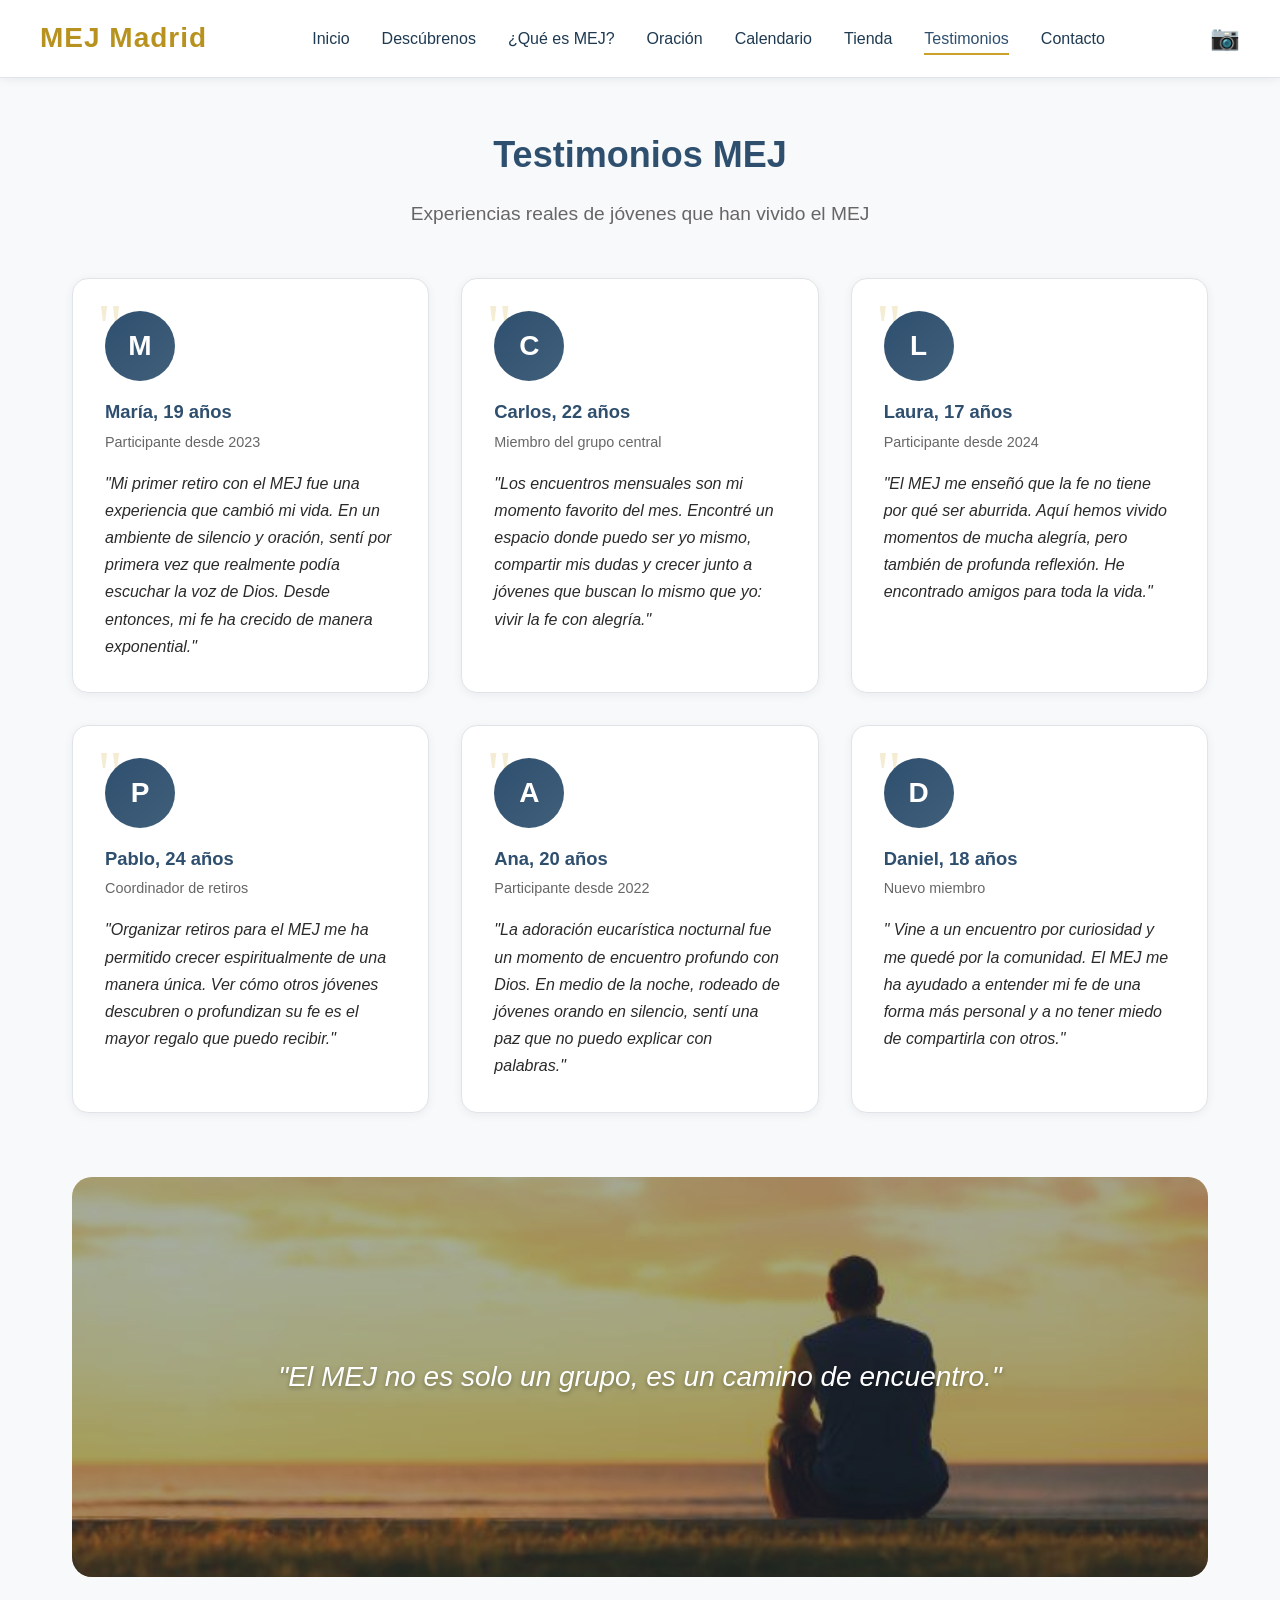
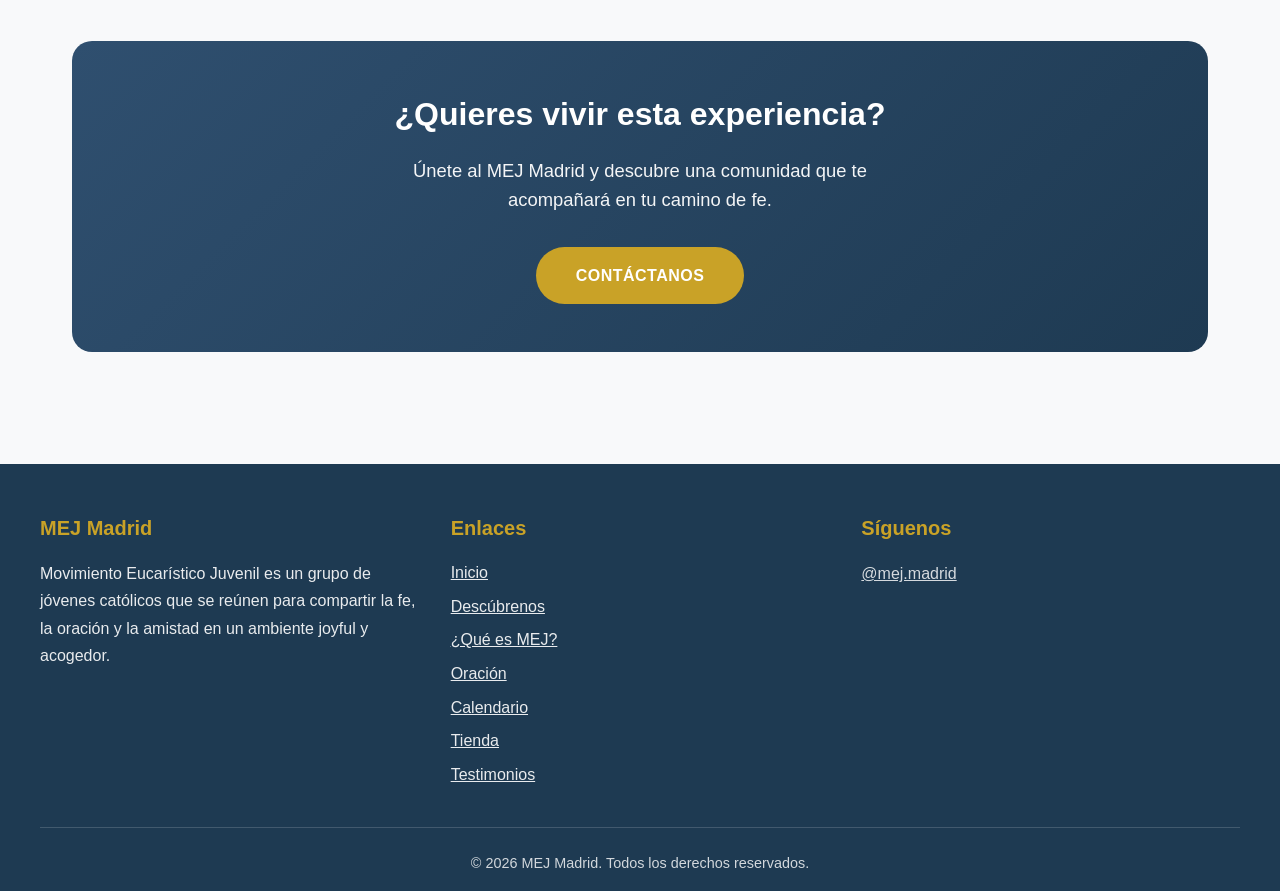
<file: testimonios.html>
<!DOCTYPE html>
<html lang="es">
<head>
    <meta charset="UTF-8">
    <meta name="viewport" content="width=device-width, initial-scale=1.0">
    <title>Testimonios - MEJ Madrid</title>
    <link rel="stylesheet" href="css/style.css">
</head>
<body>
    <header class="header">
        <div class="header-inner">
            <a href="index.html" class="logo">MEJ Madrid</a>
            <nav>
                <ul class="nav-links">
                    <li><a href="index.html">Inicio</a></li>
                    <li><a href="descubrenos.html">Descúbrenos</a></li>
                    <li><a href="mej.html">¿Qué es MEJ?</a></li>
                    <li><a href="oracion.html">Oración</a></li>
                    <li><a href="calendario.html">Calendario</a></li>
                    <li><a href="tienda.html">Tienda</a></li>
                    <li><a href="testimonios.html" class="active">Testimonios</a></li>
                    <li><a href="contacto.html">Contacto</a></li>
                </ul>
            </nav>
            <a href="https://instagram.com/mej.madrid" target="_blank" rel="noopener" class="social-link" aria-label="Síguenos en Instagram">📷</a>
        </div>
    </header>
    <main class="container">
        <h1 class="section-title">Testimonios MEJ</h1>
        <p class="testimonials-subtitle">Experiencias reales de jóvenes que han vivido el MEJ</p>
        
        <div class="testimonials-grid">
            <!-- Testimonio 1 -->
            <div class="testimonial-card">
                <span class="testimonial-quote">"</span>
                <div class="testimonial-avatar">M</div>
                <h3 class="testimonial-name">María, 19 años</h3>
                <p class="testimonial-meta">Participante desde 2023</p>
                <p class="testimonial-text">"Mi primer retiro con el MEJ fue una experiencia que cambió mi vida. En un ambiente de silencio y oración, sentí por primera vez que realmente podía escuchar la voz de Dios. Desde entonces, mi fe ha crecido de manera exponential."</p>
            </div>
            
            <!-- Testimonio 2 -->
            <div class="testimonial-card">
                <span class="testimonial-quote">"</span>
                <div class="testimonial-avatar">C</div>
                <h3 class="testimonial-name">Carlos, 22 años</h3>
                <p class="testimonial-meta">Miembro del grupo central</p>
                <p class="testimonial-text">"Los encuentros mensuales son mi momento favorito del mes. Encontré un espacio donde puedo ser yo mismo, compartir mis dudas y crecer junto a jóvenes que buscan lo mismo que yo: vivir la fe con alegría."</p>
            </div>
            
            <!-- Testimonio 3 -->
            <div class="testimonial-card">
                <span class="testimonial-quote">"</span>
                <div class="testimonial-avatar">L</div>
                <h3 class="testimonial-name">Laura, 17 años</h3>
                <p class="testimonial-meta">Participante desde 2024</p>
                <p class="testimonial-text">"El MEJ me enseñó que la fe no tiene por qué ser aburrida. Aquí hemos vivido momentos de mucha alegría, pero también de profunda reflexión. He encontrado amigos para toda la vida."</p>
            </div>
            
            <!-- Testimonio 4 -->
            <div class="testimonial-card">
                <span class="testimonial-quote">"</span>
                <div class="testimonial-avatar">P</div>
                <h3 class="testimonial-name">Pablo, 24 años</h3>
                <p class="testimonial-meta">Coordinador de retiros</p>
                <p class="testimonial-text">"Organizar retiros para el MEJ me ha permitido crecer espiritualmente de una manera única. Ver cómo otros jóvenes descubren o profundizan su fe es el mayor regalo que puedo recibir."</p>
            </div>
            
            <!-- Testimonio 5 -->
            <div class="testimonial-card">
                <span class="testimonial-quote">"</span>
                <div class="testimonial-avatar">A</div>
                <h3 class="testimonial-name">Ana, 20 años</h3>
                <p class="testimonial-meta">Participante desde 2022</p>
                <p class="testimonial-text">"La adoración eucarística nocturnal fue un momento de encuentro profundo con Dios. En medio de la noche, rodeado de jóvenes orando en silencio, sentí una paz que no puedo explicar con palabras."</p>
            </div>
            
            <!-- Testimonio 6 -->
            <div class="testimonial-card">
                <span class="testimonial-quote">"</span>
                <div class="testimonial-avatar">D</div>
                <h3 class="testimonial-name">Daniel, 18 años</h3>
                <p class="testimonial-meta">Nuevo miembro</p>
                <p class="testimonial-text">" Vine a un encuentro por curiosidad y me quedé por la comunidad. El MEJ me ha ayudado a entender mi fe de una forma más personal y a no tener miedo de compartirla con otros."</p>
            </div>
        </div>
        
        <!-- Reflection Section -->
        <div class="reflection-section">
            <img src="images/reflexion.png" alt="Reflexión MEJ" class="reflection-image">
            <div class="reflection-overlay">
                <p class="reflection-text">
                    "El MEJ no es solo un grupo, es un camino de encuentro."
                </p>
            </div>
        </div>
        
        <!-- CTA Section -->
        <div class="cta-section">
            <h2>¿Quieres vivir esta experiencia?</h2>
            <p>Únete al MEJ Madrid y descubre una comunidad que te acompañará en tu camino de fe.</p>
            <a href="contacto.html" class="btn">Contáctanos</a>
        </div>
    </main>
    <footer class="footer">
        <div class="footer-inner">
            <div>
                <h3>MEJ Madrid</h3>
                <p>Movimiento Eucarístico Juvenil es un grupo de jóvenes católicos que se reúnen para compartir la fe, la oración y la amistad en un ambiente joyful y acogedor.</p>
            </div>
            <div>
                <h3>Enlaces</h3>
                <ul>
                    <li><a href="index.html">Inicio</a></li>
                    <li><a href="descubrenos.html">Descúbrenos</a></li>
                    <li><a href="mej.html">¿Qué es MEJ?</a></li>
                    <li><a href="oracion.html">Oración</a></li>
                    <li><a href="calendario.html">Calendario</a></li>
                    <li><a href="tienda.html">Tienda</a></li>
                    <li><a href="testimonios.html">Testimonios</a></li>
                </ul>
            </div>
            <div>
                <h3>Síguenos</h3>
                <p><a href="https://instagram.com/mej.madrid" target="_blank" rel="noopener">@mej.madrid</a></p>
            </div>
        </div>
        <div class="footer-bottom">© 2026 MEJ Madrid. Todos los derechos reservados.</div>
    </footer>
</body>
</html>
</file>
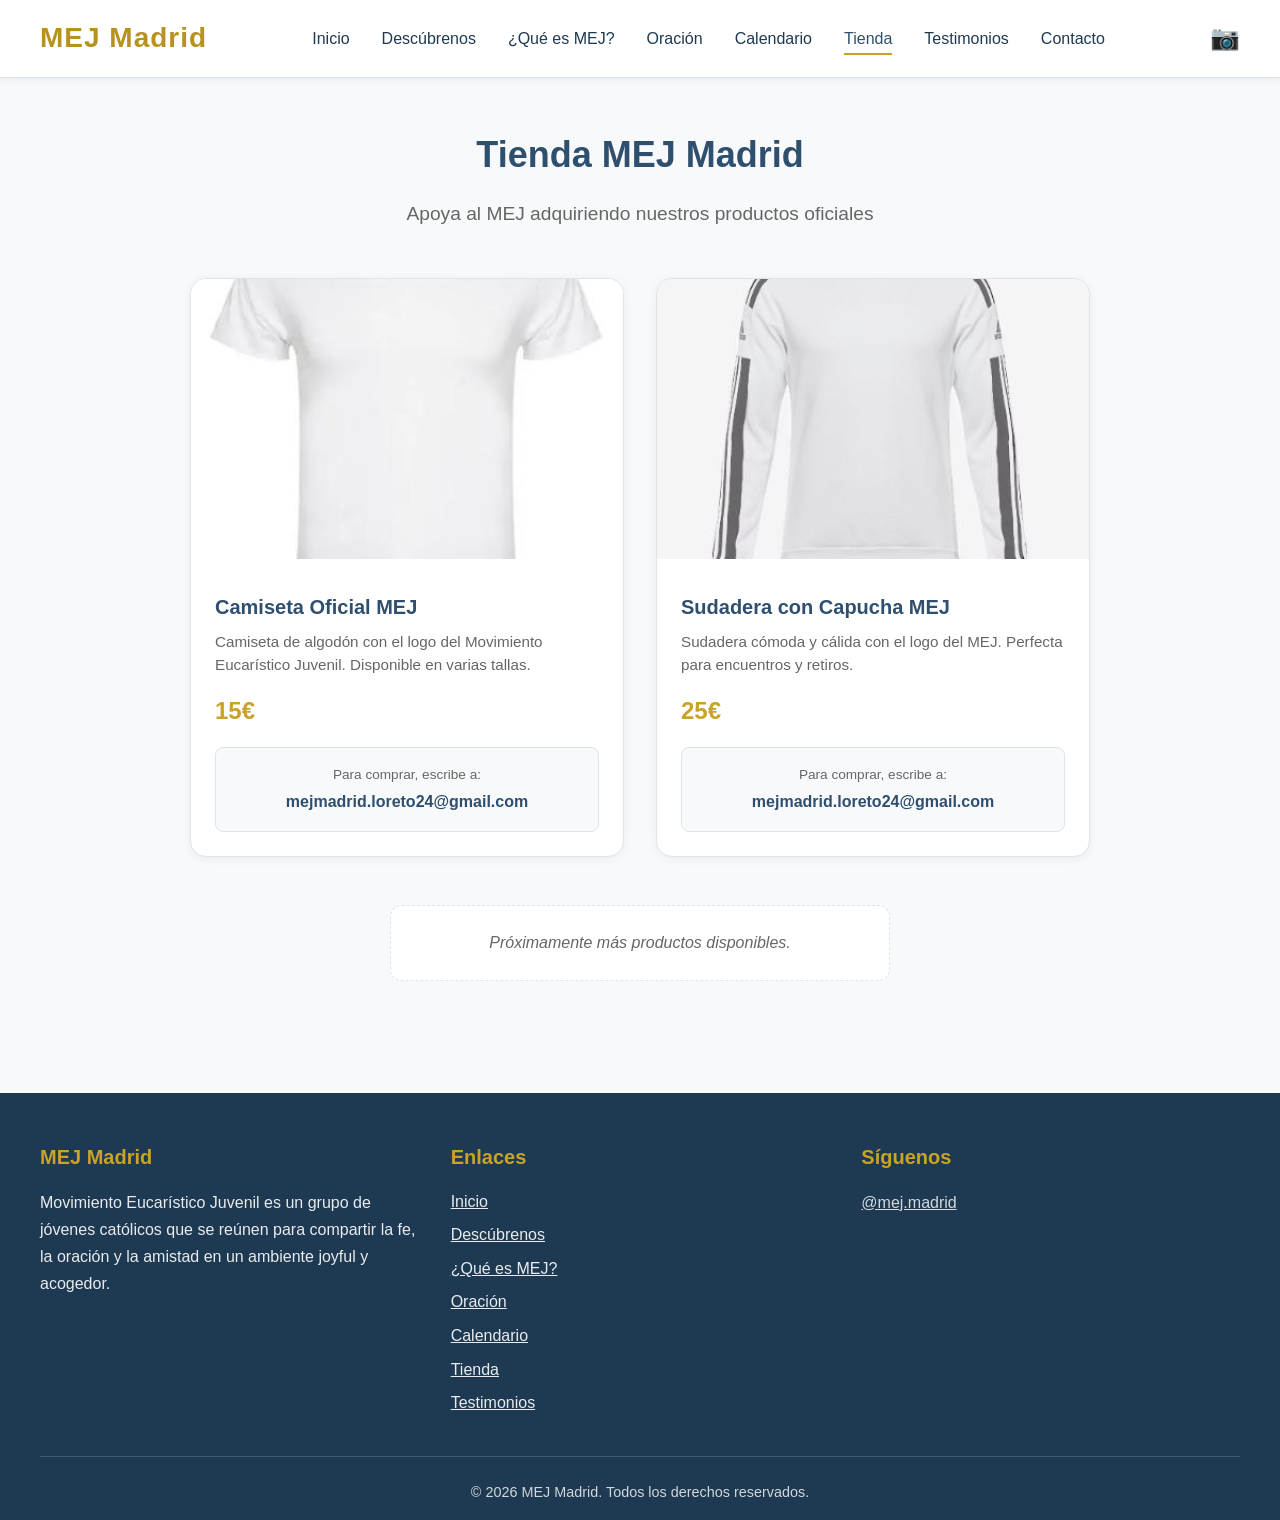
<file: tienda.html>
<!DOCTYPE html>
<html lang="es">
<head>
    <meta charset="UTF-8">
    <meta name="viewport" content="width=device-width, initial-scale=1.0">
    <title>Tienda - MEJ Madrid</title>
    <link rel="stylesheet" href="css/style.css">
</head>
<body>
    <header class="header">
        <div class="header-inner">
            <a href="index.html" class="logo">MEJ Madrid</a>
            <nav>
                <ul class="nav-links">
                    <li><a href="index.html">Inicio</a></li>
                    <li><a href="descubrenos.html">Descúbrenos</a></li>
                    <li><a href="mej.html">¿Qué es MEJ?</a></li>
                    <li><a href="oracion.html">Oración</a></li>
                    <li><a href="calendario.html">Calendario</a></li>
                    <li><a href="tienda.html" class="active">Tienda</a></li>
                    <li><a href="testimonios.html">Testimonios</a></li>
                    <li><a href="contacto.html">Contacto</a></li>
                </ul>
            </nav>
            <a href="https://instagram.com/mej.madrid" target="_blank" rel="noopener" class="social-link" aria-label="Síguenos en Instagram">📷</a>
        </div>
    </header>
    <main class="container">
        <h1 class="section-title">Tienda MEJ Madrid</h1>
        <p class="store-subtitle">Apoya al MEJ adquiriendo nuestros productos oficiales</p>
        
        <div class="product-grid">
            <!-- Producto 1: Camiseta -->
            <div class="product-card">
                <div class="product-image-wrapper">
                    <img src="images/camiseta.jpg" alt="Camiseta Oficial MEJ" class="product-image">
                </div>
                <div class="product-info">
                    <h3 class="product-name">Camiseta Oficial MEJ</h3>
                    <p class="product-description">Camiseta de algodón con el logo del Movimiento Eucarístico Juvenil. Disponible en varias tallas.</p>
                    <div class="product-price">15€</div>
                    <div class="product-contact">
                        <div class="product-contact-label">Para comprar, escribe a:</div>
                        <div class="product-contact-email">mejmadrid.loreto24@gmail.com</div>
                    </div>
                </div>
            </div>
            
            <!-- Producto 2: Sudadera -->
            <div class="product-card">
                <div class="product-image-wrapper">
                    <img src="images/sudadera.jpg" alt="Sudadera con capucha MEJ" class="product-image">
                </div>
                <div class="product-info">
                    <h3 class="product-name">Sudadera con Capucha MEJ</h3>
                    <p class="product-description">Sudadera cómoda y cálida con el logo del MEJ. Perfecta para encuentros y retiros.</p>
                    <div class="product-price">25€</div>
                    <div class="product-contact">
                        <div class="product-contact-label">Para comprar, escribe a:</div>
                        <div class="product-contact-email">mejmadrid.loreto24@gmail.com</div>
                    </div>
                </div>
            </div>
        </div>
        
        <p class="store-note">Próximamente más productos disponibles.</p>
    </main>
    <footer class="footer">
        <div class="footer-inner">
            <div>
                <h3>MEJ Madrid</h3>
                <p>Movimiento Eucarístico Juvenil es un grupo de jóvenes católicos que se reúnen para compartir la fe, la oración y la amistad en un ambiente joyful y acogedor.</p>
            </div>
            <div>
                <h3>Enlaces</h3>
                <ul>
                    <li><a href="index.html">Inicio</a></li>
                    <li><a href="descubrenos.html">Descúbrenos</a></li>
                    <li><a href="mej.html">¿Qué es MEJ?</a></li>
                    <li><a href="oracion.html">Oración</a></li>
                    <li><a href="calendario.html">Calendario</a></li>
                    <li><a href="tienda.html">Tienda</a></li>
                    <li><a href="testimonios.html">Testimonios</a></li>
                </ul>
            </div>
            <div>
                <h3>Síguenos</h3>
                <p><a href="https://instagram.com/mej.madrid" target="_blank" rel="noopener">@mej.madrid</a></p>
            </div>
        </div>
        <div class="footer-bottom">© 2026 MEJ Madrid. Todos los derechos reservados.</div>
    </footer>
</body>
</html>
</file>
<file: css/style.css>
:root {
    --primary: #2f4f6f;
    --primary-dark: #1e3a52;
    --primary-light: #3f5f7a;
    --accent-gold: #c9a227;
    --accent-gold-dark: #b8921f;
    --secondary-green: #2e7d32;
    --accent-green: #4caf50;
    --bg-light: #f8f9fa;
    --bg-white: #ffffff;
    --text-dark: #2a2a2a;
    --text-light: #666666;
    --border: #e0e4e8;
    --shadow: 0 2px 8px rgba(47, 79, 111, 0.08);
    --shadow-lg: 0 8px 24px rgba(47, 79, 111, 0.12);
    --overlay: rgba(30, 58, 82, 0.7);
}

* {
    margin: 0;
    padding: 0;
    box-sizing: border-box;
}

body {
    font-family: -apple-system, BlinkMacSystemFont, "Segoe UI", Roboto, sans-serif;
    line-height: 1.6;
    color: var(--text-dark);
    background: var(--bg-light);
    min-height: 100vh;
}

a {
    text-decoration: none;
    color: inherit;
}

ul {
    list-style: none;
}

img {
    max-width: 100%;
    height: auto;
}

/* Header */
.header {
    background: var(--bg-white);
    border-bottom: 1px solid var(--border);
    padding: 1rem 2rem;
    position: sticky;
    top: 0;
    z-index: 100;
    box-shadow: var(--shadow);
}

.header-inner {
    max-width: 1200px;
    margin: 0 auto;
    display: flex;
    justify-content: space-between;
    align-items: center;
}

.logo {
    font-size: 1.75rem;
    font-weight: 700;
    color: var(--accent-gold-dark);
    letter-spacing: 1px;
}

.nav-links {
    display: flex;
    gap: 2rem;
}

.nav-links a {
    font-weight: 500;
    color: var(--primary-dark);
    transition: color 0.3s;
    padding: 0.5rem 0;
    position: relative;
}

.nav-links a::after {
    content: '';
    position: absolute;
    bottom: 0;
    left: 0;
    width: 0;
    height: 2px;
    background: var(--accent-gold);
    transition: width 0.3s;
}

.nav-links a:hover,
.nav-links a.active {
    color: var(--primary);
}

.nav-links a:hover::after,
.nav-links a.active::after {
    width: 100%;
}

.social-link {
    color: var(--primary);
    font-size: 1.5rem;
    transition: transform 0.3s;
}

.social-link:hover {
    transform: scale(1.1);
}

/* Hero */
.hero {
    background-image: url(../images/foto_convivencia.jpg);
    background-size: cover;
    background-position: center;
    background-repeat: no-repeat;
    position: relative;
    min-height: 70vh;
    display: flex;
    align-items: center;
    justify-content: center;
    animation: zoomHero 20s ease-in-out infinite alternate;
}

@keyframes zoomHero {
    from { background-size: 100%; }
    to { background-size: 110%; }
}

.hero::before {
    content: '';
    position: absolute;
    top: 0;
    left: 0;
    right: 0;
    bottom: 0;
    background: rgba(47, 79, 111, 0.75);
}

.hero-inner {
    position: relative;
    z-index: 1;
    max-width: 800px;
    margin: 0 auto;
    padding: 2rem;
    text-align: center;
    color: white;
}

.hero h1 {
    font-size: 3.5rem;
    margin-bottom: 1rem;
    line-height: 1.2;
    text-shadow: 0 2px 4px rgba(0,0,0,0.3);
}

.hero p {
    font-size: 1.35rem;
    opacity: 0.95;
    margin-bottom: 2.5rem;
    max-width: 600px;
    margin-left: auto;
    margin-right: auto;
}

/* Buttons */
.btn {
    display: inline-block;
    padding: 1rem 2.5rem;
    border-radius: 50px;
    font-weight: 600;
    transition: all 0.3s ease;
    border: none;
    cursor: pointer;
    font-size: 1rem;
    text-transform: uppercase;
    letter-spacing: 0.5px;
}

.btn-primary {
    background: var(--accent-gold);
    color: white;
    box-shadow: 0 4px 15px rgba(201, 162, 39, 0.4);
}

.btn-primary:hover {
    background: var(--accent-gold-dark);
    transform: translateY(-3px);
    box-shadow: 0 6px 20px rgba(201, 162, 39, 0.5);
}

.btn-secondary {
    background: var(--bg-white);
    color: var(--primary);
    border: 2px solid var(--primary);
}

.btn-secondary:hover {
    background: var(--primary);
    color: white;
}

/* Container */
.container {
    max-width: 1200px;
    margin: 0 auto;
    padding: 3rem 2rem;
}

.section-title {
    font-size: 2.25rem;
    color: var(--primary);
    margin-bottom: 2.5rem;
    text-align: center;
    font-weight: 700;
}

/* Grid */
.grid-3 {
    display: grid;
    grid-template-columns: repeat(auto-fit, minmax(300px, 1fr));
    gap: 2rem;
}

/* Cards */
.card {
    background: var(--bg-white);
    border-radius: 16px;
    padding: 2rem;
    box-shadow: var(--shadow);
    transition: all 0.3s ease;
    border: 1px solid var(--border);
}

.card:hover {
    transform: translateY(-6px);
    box-shadow: var(--shadow-lg);
    border-color: var(--primary-light);
}

.card-icon {
    width: 60px;
    height: 60px;
    background: linear-gradient(135deg, var(--primary) 0%, var(--primary-light) 100%);
    border-radius: 50%;
    display: flex;
    align-items: center;
    justify-content: center;
    font-size: 1.5rem;
    margin-bottom: 1rem;
    color: white;
}

.card h3 {
    color: var(--primary);
    margin-bottom: 0.75rem;
    font-size: 1.25rem;
}

.card p {
    color: var(--text-light);
    line-height: 1.7;
}

/* About Section */
.about-section {
    display: grid;
    grid-template-columns: 1fr 1fr;
    gap: 3rem;
    align-items: start;
}

@media (max-width: 768px) {
    .about-section {
        grid-template-columns: 1fr;
    }
}

.about-content h2 {
    font-size: 2rem;
    color: var(--primary);
    margin-bottom: 1rem;
}

.about-content p {
    font-size: 1.25rem;   /* 20px */
    line-height: 1.9;
    margin-bottom: 1.5rem;
    color: var(--text-dark);
}

.about-content p:first-of-type {
    font-size: 1.4rem;    /* 22px */
    font-weight: 500;
}

.about-image {
    border-radius: 16px;
    overflow: hidden;
    box-shadow: var(--shadow-lg);
}

.about-image img {
    width: 100%;
    display: block;
    transition: transform 0.5s;
}

.about-image:hover img {
    transform: scale(1.03);
}

/* Prayer */
.prayer-section {
    max-width: 700px;
    margin: 0 auto;
    text-align: center;
}

.prayer-card {
    background: var(--bg-white);
    border-radius: 16px;
    padding: 3rem;
    box-shadow: var(--shadow-lg);
    margin-bottom: 2rem;
    border: 1px solid var(--border);
}

.prayer-date {
    color: var(--accent-gold);
    font-weight: 600;
    margin-bottom: 1rem;
    font-size: 1.1rem;
}

.prayer-title {
    font-size: 1.75rem;
    color: var(--primary);
    margin-bottom: 1.5rem;
}

.prayer-text {
    font-size: 1.125rem;
    color: var(--text-light);
    font-style: italic;
    line-height: 1.9;
}

.prayer-nav {
    display: flex;
    justify-content: center;
    gap: 1rem;
}

.prayer-nav button {
    padding: 0.75rem 1.5rem;
    border-radius: 50px;
    border: 2px solid var(--primary);
    background: transparent;
    color: var(--primary);
    cursor: pointer;
    transition: all 0.3s;
    font-weight: 500;
}

.prayer-nav button:hover {
    background: var(--primary);
    color: white;
}

/* Calendar */
.calendar-header {
    display: flex;
    justify-content: space-between;
    align-items: center;
    margin-bottom: 2rem;
    flex-wrap: wrap;
    gap: 1rem;
}

.calendar-title {
    font-size: 1.5rem;
    color: var(--primary);
    font-weight: 600;
}

.calendar-grid {
    display: grid;
    grid-template-columns: repeat(7, 1fr);
    gap: 1px;
    background: var(--border);
    border-radius: 12px;
    overflow: hidden;
    box-shadow: var(--shadow);
}

.calendar-day-header {
    background: var(--primary);
    color: white;
    padding: 1rem;
    text-align: center;
    font-weight: 600;
}

.calendar-day {
    background: var(--bg-white);
    padding: 1rem;
    min-height: 100px;
    transition: background 0.2s;
}

.calendar-day:hover {
    background: #f0f4f8;
}

.calendar-day.other-month {
    background: var(--bg-light);
    color: var(--text-light);
}

.calendar-day.today {
    background: #f0f4f8;
    font-weight: bold;
}

.event-dot {
    width: 8px;
    height: 8px;
    background: var(--accent-gold);
    border-radius: 50%;
    display: inline-block;
    margin-right: 4px;
}

/* Event List */
.event-list {
    display: flex;
    flex-direction: column;
    gap: 1.5rem;
}

.event-card {
    display: flex;
    background: var(--bg-white);
    border-radius: 12px;
    padding: 1.5rem;
    box-shadow: var(--shadow);
    transition: all 0.3s;
    border: 1px solid var(--border);
    align-items: center;
}

.event-card:hover {
    transform: translateX(8px);
    box-shadow: var(--shadow-lg);
    border-color: var(--primary-light);
}

.event-date {
    background: var(--accent-gold);
    color: white;
    border-radius: 12px;
    padding: 1rem;
    text-align: center;
    min-width: 80px;
    margin-right: 1.5rem;
}

.event-date .day {
    font-size: 1.75rem;
    font-weight: 700;
    line-height: 1;
}

.event-date .month {
    font-size: 0.85rem;
    text-transform: uppercase;
    letter-spacing: 1px;
    margin-top: 0.25rem;
}

.event-info h3 {
    color: var(--primary);
    margin-bottom: 0.5rem;
    font-size: 1.15rem;
}

.event-meta {
    color: var(--text-light);
    font-size: 0.95rem;
}

/* Contact Form */
.contact-form {
    max-width: 600px;
    margin: 0 auto;
    background: var(--bg-white);
    padding: 2.5rem;
    border-radius: 16px;
    box-shadow: var(--shadow-lg);
    border: 1px solid var(--border);
}

.form-group {
    margin-bottom: 1.5rem;
}

.form-group label {
    display: block;
    color: var(--primary);
    font-weight: 600;
    margin-bottom: 0.5rem;
}

.form-group input,
.form-group textarea {
    width: 100%;
    padding: 1rem;
    border: 2px solid var(--border);
    border-radius: 8px;
    font-size: 1rem;
    transition: border-color 0.3s, box-shadow 0.3s;
    font-family: inherit;
}

.form-group input:focus,
.form-group textarea:focus {
    outline: none;
    border-color: var(--primary);
    box-shadow: 0 0 0 3px rgba(47, 79, 111, 0.15);
}

.form-group textarea {
    min-height: 150px;
    resize: vertical;
}

.contact-form .btn {
    width: 100%;
}

/* Shop / Tienda */
.store-subtitle {
    text-align: center;
    color: var(--text-light);
    font-size: 1.2rem;
    margin-top: -1.5rem;
    margin-bottom: 3rem;
}

.product-grid {
    display: grid;
    grid-template-columns: repeat(auto-fit, minmax(280px, 1fr));
    gap: 2rem;
    max-width: 900px;
    margin: 0 auto;
}

.product-card {
    background: var(--bg-white);
    border-radius: 16px;
    overflow: hidden;
    box-shadow: var(--shadow);
    transition: all 0.3s ease;
    border: 1px solid var(--border);
}

.product-card:hover {
    transform: translateY(-8px);
    box-shadow: var(--shadow-lg);
    border-color: var(--primary-light);
}

.product-image {
    width: 100%;
    height: 280px;
    object-fit: cover;
    transition: transform 0.5s ease;
}

.product-card:hover .product-image {
    transform: scale(1.05);
}

.product-image-wrapper {
    overflow: hidden;
    position: relative;
}

.product-info {
    padding: 1.5rem;
}

.product-name {
    font-size: 1.25rem;
    color: var(--primary);
    margin-bottom: 0.5rem;
    font-weight: 700;
}

.product-description {
    color: var(--text-light);
    font-size: 0.95rem;
    margin-bottom: 1rem;
    line-height: 1.5;
}

.product-price {
    font-size: 1.5rem;
    color: var(--accent-gold);
    font-weight: 700;
    margin-bottom: 1rem;
}

.product-contact {
    background: #f8f9fa;
    padding: 1rem;
    border-radius: 8px;
    text-align: center;
    border: 1px solid var(--border);
}

.product-contact-label {
    font-size: 0.85rem;
    color: var(--text-light);
    margin-bottom: 0.25rem;
}

.product-contact-email {
    color: var(--primary);
    font-weight: 600;
    font-size: 1rem;
}

.store-note {
    text-align: center;
    margin-top: 3rem;
    padding: 1.5rem;
    color: var(--text-light);
    font-style: italic;
    background: var(--bg-white);
    border-radius: 12px;
    border: 1px dashed var(--border);
    max-width: 500px;
    margin-left: auto;
    margin-right: auto;
}

/* Testimonials / Testimonios */
.testimonials-section {
    padding: 2rem 0;
}

.testimonials-subtitle {
    text-align: center;
    color: var(--text-light);
    font-size: 1.2rem;
    margin-top: -1.5rem;
    margin-bottom: 3rem;
}

.testimonials-grid {
    display: grid;
    grid-template-columns: repeat(3, 1fr);
    gap: 2rem;
    margin-bottom: 4rem;
}

@media (max-width: 1024px) {
    .testimonials-grid {
        grid-template-columns: repeat(2, 1fr);
    }
}

@media (max-width: 640px) {
    .testimonials-grid {
        grid-template-columns: 1fr;
    }
}

.testimonial-card {
    background: var(--bg-white);
    border-radius: 16px;
    padding: 2rem;
    box-shadow: var(--shadow);
    transition: all 0.3s ease;
    border: 1px solid var(--border);
    position: relative;
}

.testimonial-card:hover {
    transform: translateY(-8px);
    box-shadow: var(--shadow-lg);
    border-color: var(--primary-light);
}

.testimonial-quote {
    position: absolute;
    top: 1rem;
    left: 1.5rem;
    font-size: 4rem;
    color: var(--accent-gold);
    opacity: 0.2;
    font-family: Georgia, serif;
    line-height: 1;
}

.testimonial-avatar {
    width: 70px;
    height: 70px;
    border-radius: 50%;
    background: linear-gradient(135deg, var(--primary) 0%, var(--primary-light) 100%);
    display: flex;
    align-items: center;
    justify-content: center;
    font-size: 1.75rem;
    color: white;
    font-weight: 700;
    margin-bottom: 1rem;
}

.testimonial-name {
    font-size: 1.15rem;
    color: var(--primary);
    font-weight: 700;
    margin-bottom: 0.25rem;
}

.testimonial-meta {
    font-size: 0.9rem;
    color: var(--text-light);
    margin-bottom: 1rem;
}

.testimonial-text {
    color: var(--text-dark);
    line-height: 1.7;
    font-style: italic;
    position: relative;
    z-index: 1;
}

/* Reflection Section */
.reflection-section {
    margin: 4rem 0;
    position: relative;
    border-radius: 20px;
    overflow: hidden;
}

.reflection-image {
    width: 100%;
    height: 400px;
    object-fit: cover;
    display: block;
}

.reflection-overlay {
    position: absolute;
    top: 0;
    left: 0;
    right: 0;
    bottom: 0;
    background: rgba(30, 58, 82, 0.4);
    display: flex;
    align-items: center;
    justify-content: center;
}

.reflection-text {
    color: white;
    font-size: 1.75rem;
    font-style: italic;
    text-align: center;
    max-width: 800px;
    padding: 2rem;
    text-shadow: 0 2px 4px rgba(0,0,0,0.3);
    line-height: 1.5;
}

.reflection-caption {
    margin-top: 1.5rem;
    font-style: normal;
    font-size: 1rem;
    opacity: 0.9;
}

/* CTA Section */
.cta-section {
    background: linear-gradient(135deg, var(--primary) 0%, var(--primary-dark) 100%);
    border-radius: 20px;
    padding: 3rem;
    text-align: center;
    margin-top: 4rem;
    color: white;
}

.cta-section h2 {
    font-size: 2rem;
    margin-bottom: 1rem;
    color: white;
}

.cta-section p {
    font-size: 1.15rem;
    opacity: 0.95;
    margin-bottom: 2rem;
    max-width: 500px;
    margin-left: auto;
    margin-right: auto;
}

.cta-section .btn {
    background: var(--accent-gold);
    color: white;
}

.cta-section .btn:hover {
    background: var(--accent-gold-dark);
    color: white;
    transform: translateY(-3px);
}

/* Footer */
.footer {
    background: var(--primary-dark);
    color: white;
    padding: 3rem 2rem 1rem;
    margin-top: 4rem;
}

.footer-inner {
    max-width: 1200px;
    margin: 0 auto;
    display: grid;
    grid-template-columns: repeat(auto-fit, minmax(250px, 1fr));
    gap: 2rem;
}

.footer h3 {
    font-size: 1.25rem;
    margin-bottom: 1rem;
    color: var(--accent-gold);
}

.footer p {
    opacity: 0.9;
    line-height: 1.7;
}

.footer a {
    color: white;
    text-decoration: underline;
    opacity: 0.9;
    transition: opacity 0.3s;
}

.footer a:hover {
    opacity: 1;
}

.footer ul li {
    margin-bottom: 0.5rem;
}

.footer-bottom {
    max-width: 1200px;
    margin: 2rem auto 0;
    padding-top: 1.5rem;
    border-top: 1px solid rgba(255,255,255,0.2);
    text-align: center;
    opacity: 0.8;
    font-size: 0.9rem;
}

/* Responsive */
@media (max-width: 768px) {
    .hero h1 {
        font-size: 2.5rem;
    }
    
    .hero p {
        font-size: 1.1rem;
    }
    
    .header-inner {
        flex-direction: column;
        gap: 1rem;
    }
    
    .nav-links {
        gap: 1rem;
        flex-wrap: wrap;
        justify-content: center;
    }
    
    .calendar-day {
        min-height: 60px;
        padding: 0.5rem;
    }
    
    .event-card {
        flex-direction: column;
        text-align: center;
    }
    
    .product-image {
        height: 220px;
    }
    
    .reflection-image {
        height: 250px;
    }
    
    .reflection-text {
        font-size: 1.25rem;
    }
}

/* Descúbrenos Page */

.descubrenos-hero {
    background-image: url(../images/foto_convivencia.jpg);
    background-size: cover;
    background-position: center;
    background-repeat: no-repeat;
    position: relative;
    min-height: 50vh;
    display: flex;
    align-items: center;
    justify-content: center;
}

.descubrenos-hero::before {
    content: '';
    position: absolute;
    top: 0;
    left: 0;
    right: 0;
    bottom: 0;
    background: rgba(47, 79, 111, 0.65);
}

.descubrenos-hero .hero-inner {
    position: relative;
    z-index: 1;
    text-align: center;
    color: white;
    padding: 2rem;
}

.descubrenos-hero h1 {
    font-size: 3rem;
    margin-bottom: 1rem;
    text-shadow: 0 2px 4px rgba(0,0,0,0.3);
}

.descubrenos-hero p {
    font-size: 1.25rem;
    opacity: 0.95;
    max-width: 600px;
    margin: 0 auto;
}

/* Two Column Section */
.two-column-section {
    display: grid;
    grid-template-columns: 1fr 1fr;
    gap: 4rem;
    align-items: center;
    padding: 4rem 2rem;
    max-width: 1200px;
    margin: 0 auto;
}

@media (max-width: 768px) {
    .two-column-section {
        grid-template-columns: 1fr;
        gap: 2rem;
    }
}

.two-column-section .text-content h2 {
    font-size: 2rem;
    color: var(--primary);
    margin-bottom: 1.5rem;
}

.two-column-section .text-content p {
    font-size: 1.25rem;   /* 20px */
    line-height: 1.9;
    margin-bottom: 1.5rem;
    color: var(--text-dark);
}

.two-column-section .text-content p:first-of-type {
    font-size: 1.4rem;   /* 22px */
    font-weight: 500;
}

.two-column-section .image-content {
    border-radius: 20px;
    overflow: hidden;
    box-shadow: var(--shadow-lg);
}

.two-column-section .image-content img {
    width: 100%;
    display: block;
    transition: transform 0.5s;
}

.two-column-section .image-content:hover img {
    transform: scale(1.03);
}

/* Pilares Section */
.pilares-section {
    background: var(--bg-white);
    padding: 4rem 2rem;
}

.pilares-section h2 {
    text-align: center;
    font-size: 2.25rem;
    color: var(--primary);
    margin-bottom: 3rem;
}

.pilares-grid {
    display: grid;
    grid-template-columns: repeat(3, 1fr);
    gap: 2rem;
    max-width: 1000px;
    margin: 0 auto;
}

@media (max-width: 768px) {
    .pilares-grid {
        grid-template-columns: 1fr;
    }
}

.pilar-card {
    background: var(--bg-light);
    border-radius: 20px;
    padding: 2.5rem 2rem;
    text-align: center;
    transition: all 0.3s ease;
    border: 2px solid transparent;
}

.pilar-card:hover {
    transform: translateY(-10px);
    border-color: var(--accent-gold);
    box-shadow: var(--shadow-lg);
}

.pilar-icon {
    width: 80px;
    height: 80px;
    background: linear-gradient(135deg, var(--primary) 0%, var(--primary-light) 100%);
    border-radius: 50%;
    display: flex;
    align-items: center;
    justify-content: center;
    font-size: 2.5rem;
    margin: 0 auto 1.5rem;
    color: white;
}

.pilar-card h3 {
    font-size: 1.5rem;
    color: var(--primary);
    margin-bottom: 1rem;
}

.pilar-card p {
    color: var(--text-light);
    line-height: 1.6;
}

/* Historia Section */
.historia-section {
    padding: 4rem 2rem;
    text-align: center;
    background: var(--bg-light);
}

.historia-section h2 {
    font-size: 2.25rem;
    color: var(--primary);
    margin-bottom: 1.5rem;
}

.historia-section > p {
    max-width: 700px;
    margin: 0 auto 3rem;
    color: var(--text-light);
    line-height: 1.8;
}

.timeline {
    display: flex;
    justify-content: center;
    align-items: center;
    flex-wrap: wrap;
    gap: 2rem;
    max-width: 900px;
    margin: 0 auto;
}

.timeline-item {
    text-align: center;
    flex: 1;
    min-width: 150px;
}

.timeline-year {
    font-size: 2rem;
    font-weight: 700;
    color: var(--accent-gold);
    margin-bottom: 0.5rem;
}

.timeline-text {
    color: var(--text-dark);
    font-weight: 500;
}

.timeline-arrow {
    font-size: 2rem;
    color: var(--primary);
}

/* Contador Section */
.contador-section {
    background: linear-gradient(135deg, var(--primary) 0%, var(--primary-dark) 100%);
    padding: 4rem 2rem;
    text-align: center;
    color: white;
}

.contador-section h2 {
    font-size: 2rem;
    margin-bottom: 3rem;
    color: white;
}

.contadores-grid {
    display: flex;
    justify-content: center;
    gap: 4rem;
    flex-wrap: wrap;
}

.contador-item {
    text-align: center;
}

.contador-num {
    font-size: 3.5rem;
    font-weight: 700;
    color: var(--accent-gold);
    line-height: 1;
}

.contador-label {
    font-size: 1.1rem;
    opacity: 0.9;
    margin-top: 0.5rem;
}

/* Final CTA Section */
.final-cta-section {
    padding: 4rem 2rem;
    text-align: center;
}

.final-cta-section h2 {
    font-size: 2.25rem;
    color: var(--primary);
    margin-bottom: 1.5rem;
}

.final-cta-section > p {
    max-width: 600px;
    margin: 0 auto 2rem;
    color: var(--text-light);
    font-size: 1.15rem;
    line-height: 1.7;
}

.final-cta-image {
    max-width: 900px;
    margin: 2rem auto 3rem;
    border-radius: 20px;
    overflow: hidden;
    box-shadow: var(--shadow-lg);
}

.final-cta-image img {
    width: 100%;
    display: block;
}
</file>
